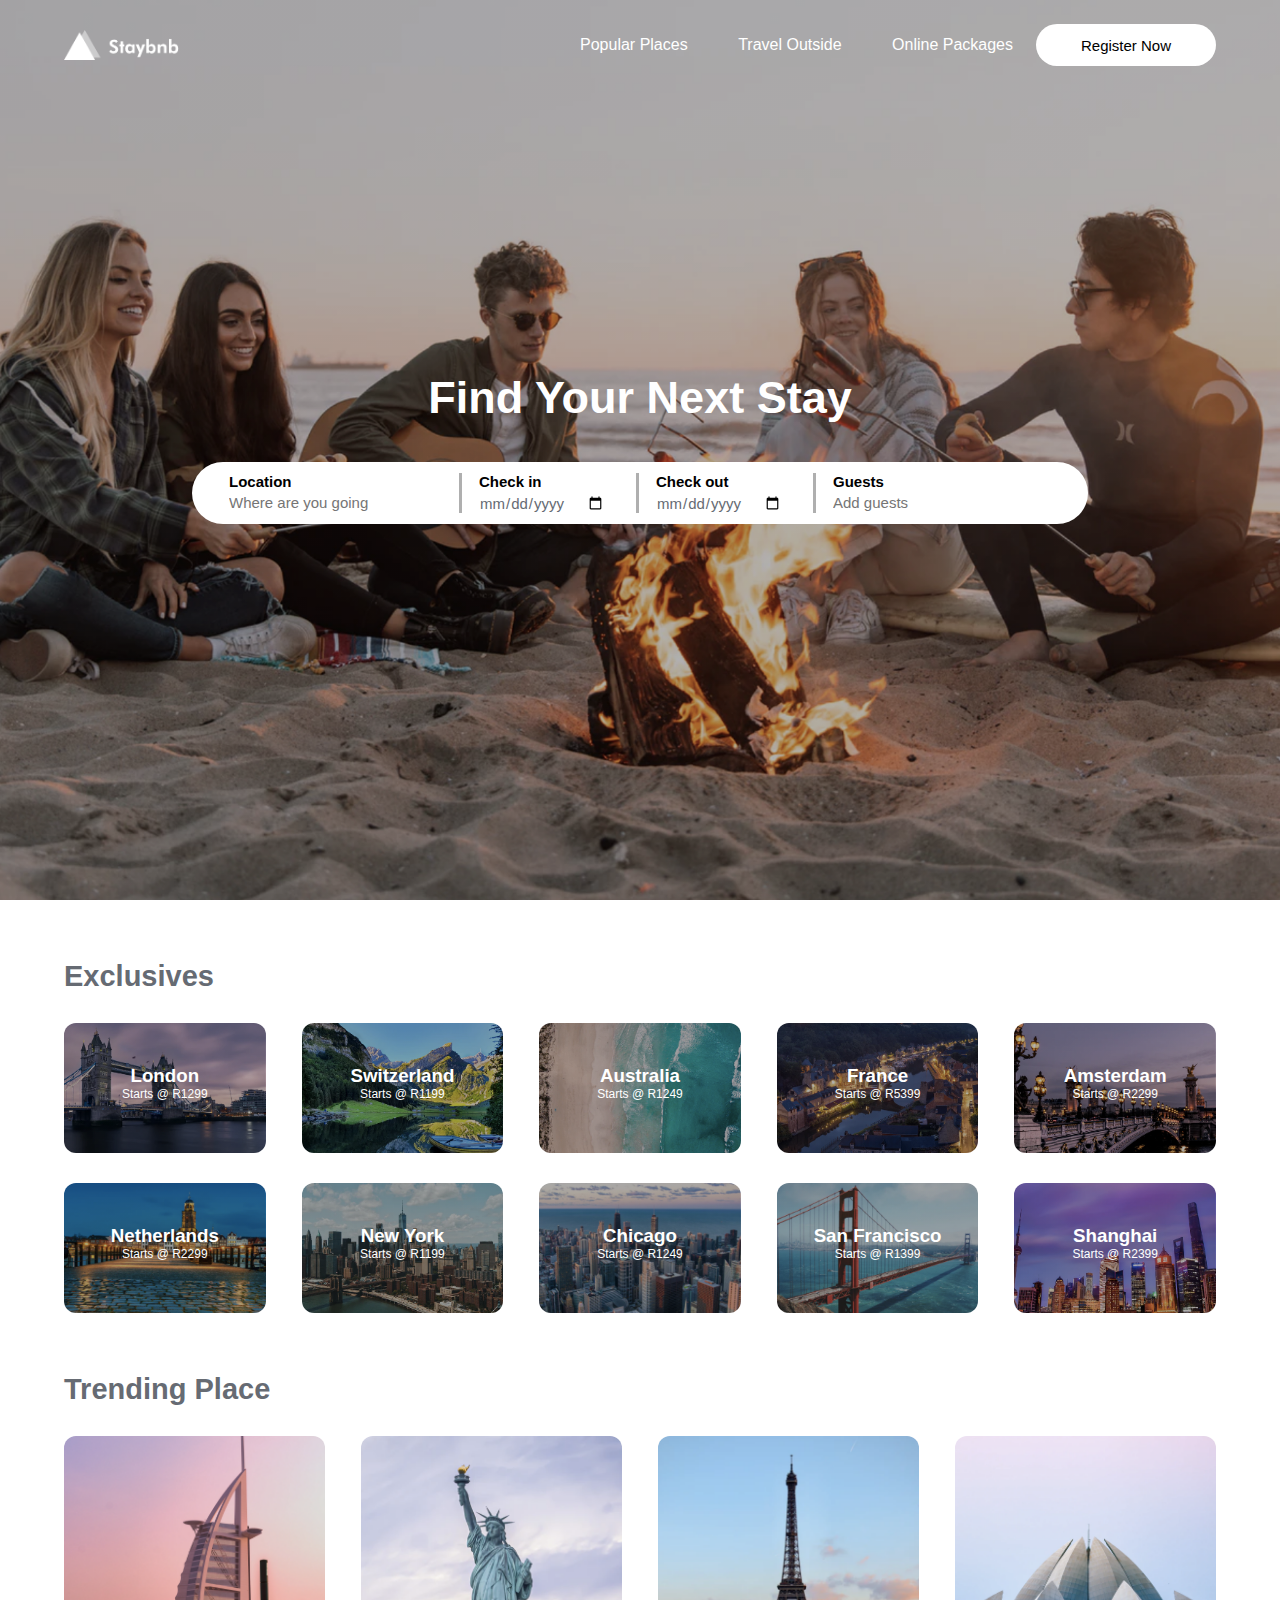
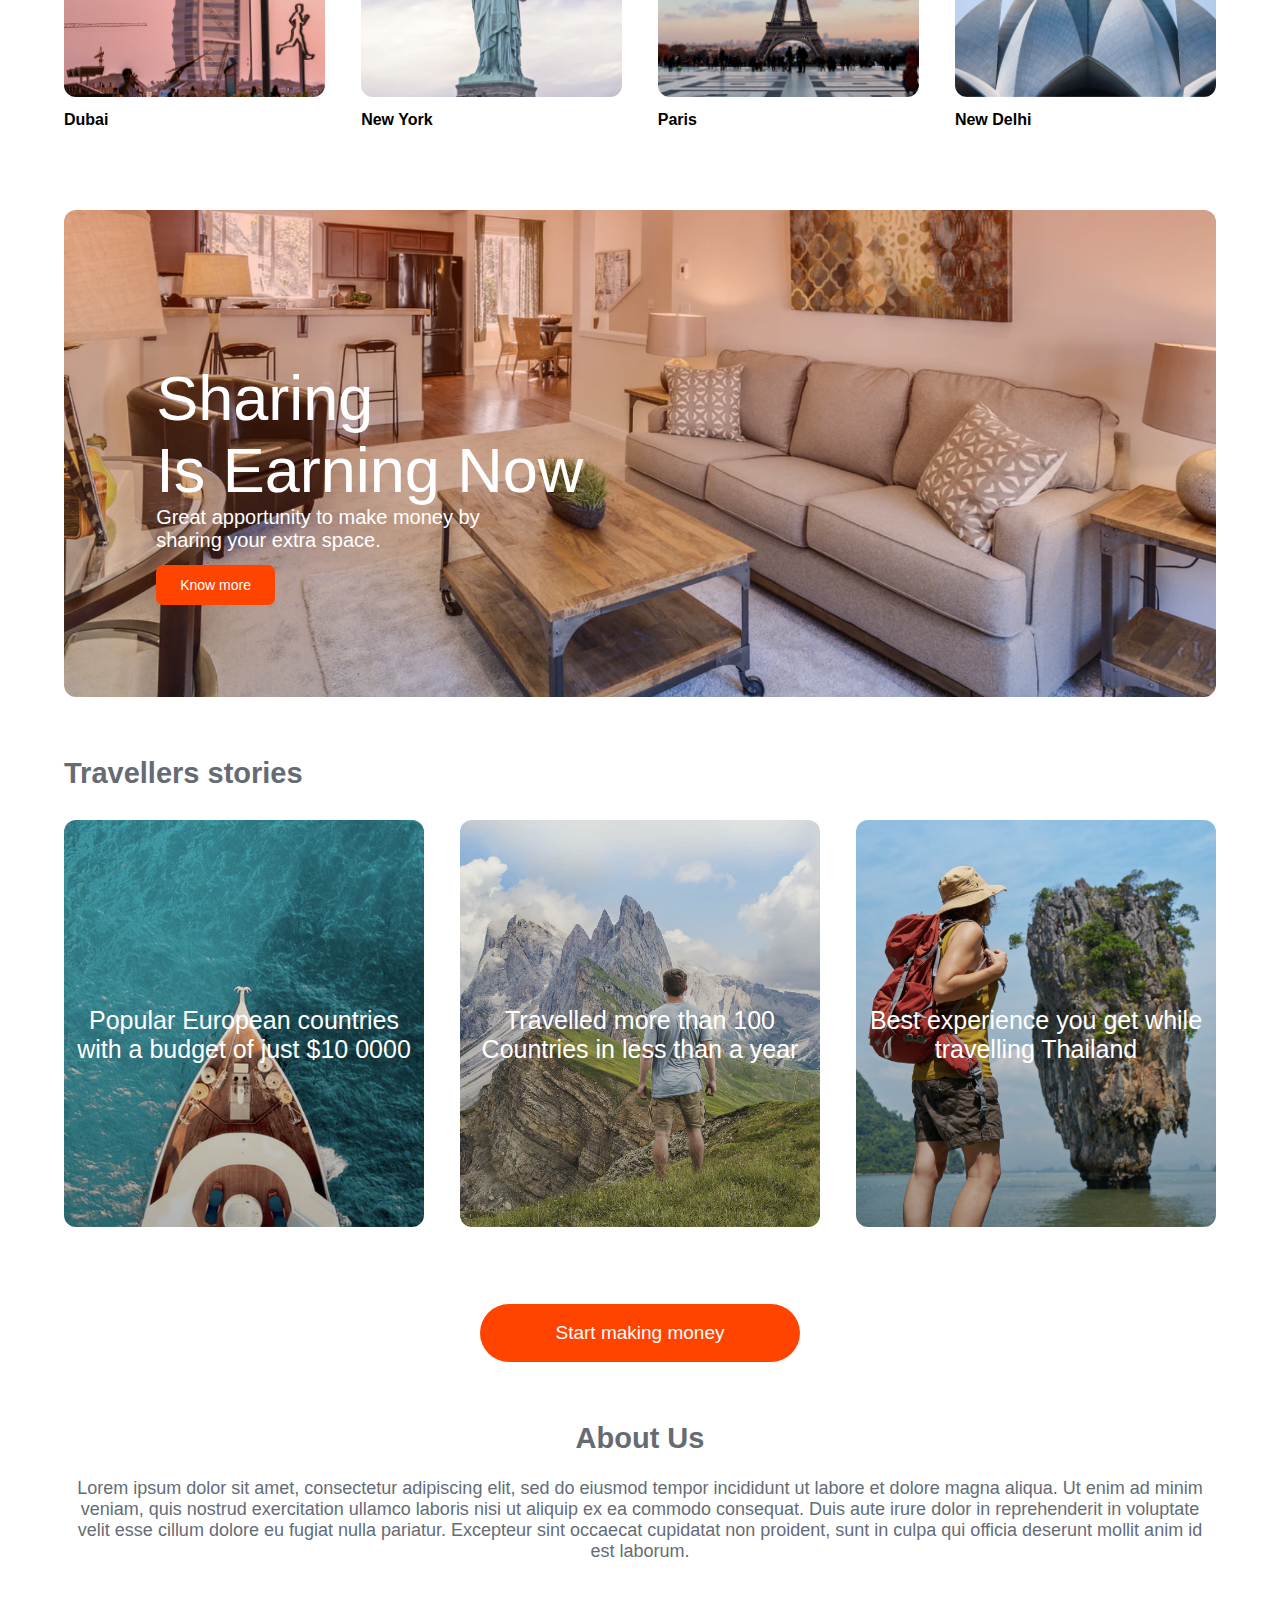
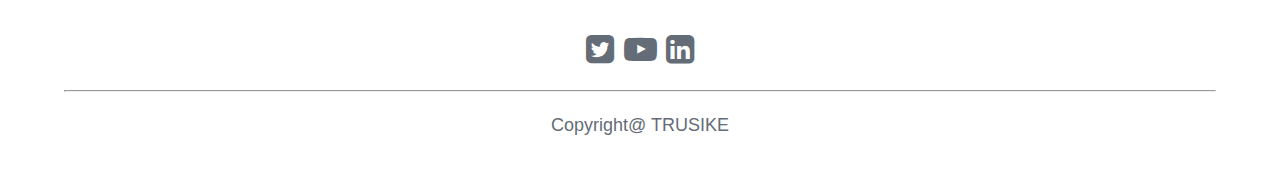
<file: index.html>
<!DOCTYPE html>
<html lang="en">
  <head>
    <meta charset="UTF-8" />
    <meta name="viewport" content="width=device-width, initial-scale=1.0" />
    <title>BNB</title>
    <link rel="stylesheet" href="https://cdnjs.cloudflare.com/ajax/libs/font-awesome/4.7.0/css/font-awesome.min.css">
    <link rel="stylesheet" href="style.css" />
  </head>
  <body>  
    
    <nav id = "navBar">
      <div class="main_menu">
        <div class="main_menu_menu">      
        <img src="images/logo.png" alt="" />
        <div class="mobile">
        <ul>
          <li><a href="index.html"> Popular Places</a>  </li>
          <li><a href="place.html">Travel Outside</a></li>
          <li><a href="travel.html">Online Packages</a></li>
        </ul>
        <button>Register Now</button>
        <i class="fa fa-bars" aria-hidden="true" onclick="menu_down()"></i>
     
       </div>
       </div>
       </div>
       </div>

       <div class="all_search">
        <h2 class="h1">Find Your Next Stay</h2>
        <div class="main_bottom">
          <div class="main_search">
            <div class="m_location">
              <h4>Location</h4>
              <input type="text" placeholder="Where are you going" />
            </div>
            <div class="m_check_in">
              <h4>Check in</h4>
              <input type="date" placeholder="Add Dates" />
            </div>
            <div class="m_check_out">
              <h4>Check out</h4>
              <input type="date" placeholder="Add Dates" />
            </div>
            <div class="m_guests">
              <h4>Guests</h4>
              <input type="number" placeholder="Add guests" />
            </div>
            <div class="m_search">
              <img src="images/search.png" alt="" />
            </div>
          </div>
        </div>
        
    </nav>
      


  
     <!-- ------------------- FIRST SECTION---------------- -->
     <div class="first">
      <div class="first_section">
        <h2>Exclusives</h2>
        <div class="exclusive_five">
          <div class="exclu_one">
            <div class="ex_text">
              <h3>London</h3>
              <p>Starts @ R1299</p>
            </div>
          </div>
          <div class="exclu_two">
            <div class="ex_text">
              <h3>Switzerland</h3>
              <p>Starts @ R1199</p>
            </div>
          </div>
          <div class="exclu_three">
            <div class="ex_text">
              <h3>Australia</h3>
              <p>Starts @ R1249</p>
            </div>
          </div>
          <div class="exclu_four">
            <div class="ex_text">
              <h3>France</h3>
              <p>Starts @ R5399</p>
            </div>
          </div>
          <div class="exclu_five">
            <div class="ex_text">
              <h3>Amsterdam</h3>
              <p>Starts @ R2299</p>
            </div>
          </div>
        </div>

        <div class="first_section">
          <div class="exclusive_five">
            <div class="exclu_six">
              <div class="ex_text">
                <h3>Netherlands</h3>
                <p>Starts @ R2299</p>
              </div>
            </div>
            <div class="exclu_seven">
              <div class="ex_text">
                <h3>New York</h3>
                <p>Starts @ R1199</p>
              </div>
            </div>
            <div class="exclu_eight">
              <div class="ex_text">
                <h3>Chicago</h3>
                <p>Starts @ R1249</p>
              </div>
            </div>
            <div class="exclu_nine">
              <div class="ex_text">
                <h3>San Francisco</h3>
                <p>Starts @ R1399</p>
              </div>
            </div>
            <div class="exclu_ten">
              <div class="ex_text">
                <h3>Shanghai</h3>
                <p>Starts @ R2399</p>
              </div>
            </div>
          </div>
         <!-- ------------------- TRENDING SECTION---------------- -->
          <div class="trending_place">
              <h2>Trending Place</h2>
              <div class="all_trending_place">
              <div class="trending_dubai">
                <img src="images/dubai.png" />
                <p>Dubai</p>
              </div>
              <div class="trending_dubai">
                <img src="images/new-york.png" />
                <p>New York</p>
              </div>
              <div class="trending_dubai">
                <img src="images/paris.png" />
                <p>Paris</p>
              </div>
              <div class="trending_dubai">
                <img src="images/new-delhi.png" />
                <p>New Delhi</p>
              </div>
            </div>

             <!-- ------------------- TRENDING SECTION---------------- -->

            <div class="sharing_place">
                <h2>Sharing <br>
                    Is Earning Now</h2>
                <p>Great apportunity to make money by<br> sharing your extra space.</p>
                <button>Know more</button>
                
              </div>

              <!-- ------------------- TRAVELLERS STORIES---------------- -->
               

              <div class="travellers_all">
              <div class="first_section">
                  <h2>Travellers stories</h2>
                     <div class="all_travellers">
                     <div class="travellers_one">
                      <div class="ex_text travellers_text">
                      <p>Popular European countries<br> with a budget of just $10 0000</p>
                      
                    </div>
                  </div>
                  <div class="travellers_two">
                    <div class="ex_text travellers_text">
                      <p>Travelled more than 100<br> Countries in less than a year</p>
                      
                    </div>
                  </div>
                  <div class="travellers_three">
                    <div class="ex_text travellers_text">
                      <p>Best experience you get while<br> travelling Thailand</p>
                    </div>
                  </div>
                </div>
                <button class="btn">Start making money</button>
            </div>

            <div class="about_us">
                <h2>About Us</h2>
                <p>Lorem ipsum dolor sit amet, consectetur adipiscing elit, sed do eiusmod tempor incididunt ut labore et dolore magna aliqua. Ut enim ad minim veniam, quis nostrud exercitation ullamco laboris nisi ut aliquip ex ea commodo consequat. Duis aute irure dolor in reprehenderit in voluptate velit esse cillum dolore eu fugiat nulla pariatur. Excepteur sint occaecat cupidatat non proident, sunt in culpa qui officia deserunt mollit anim id est laborum.</p>
                 <div class="social_icon">
                
                    <i class="fa fa-twitter-square" aria-hidden="true"></i>
                    <i class="fa fa-youtube-play" aria-hidden="true"></i>
                    <i class="fa fa-linkedin-square" aria-hidden="true"></i>
                 </div>
                 <hr>  
                 <p>Copyright@ TRUSIKE</p>

            </div>


         
      </div>
      <script>

        var navBar = document.querySelector("#navBar");
        function menu_down(){
          navBar.addEventListener("click", function (e) {
         navBar.classList.toggle("hidemenu")
          
        })
        }
      </script>

  </body>
</html>
</file>
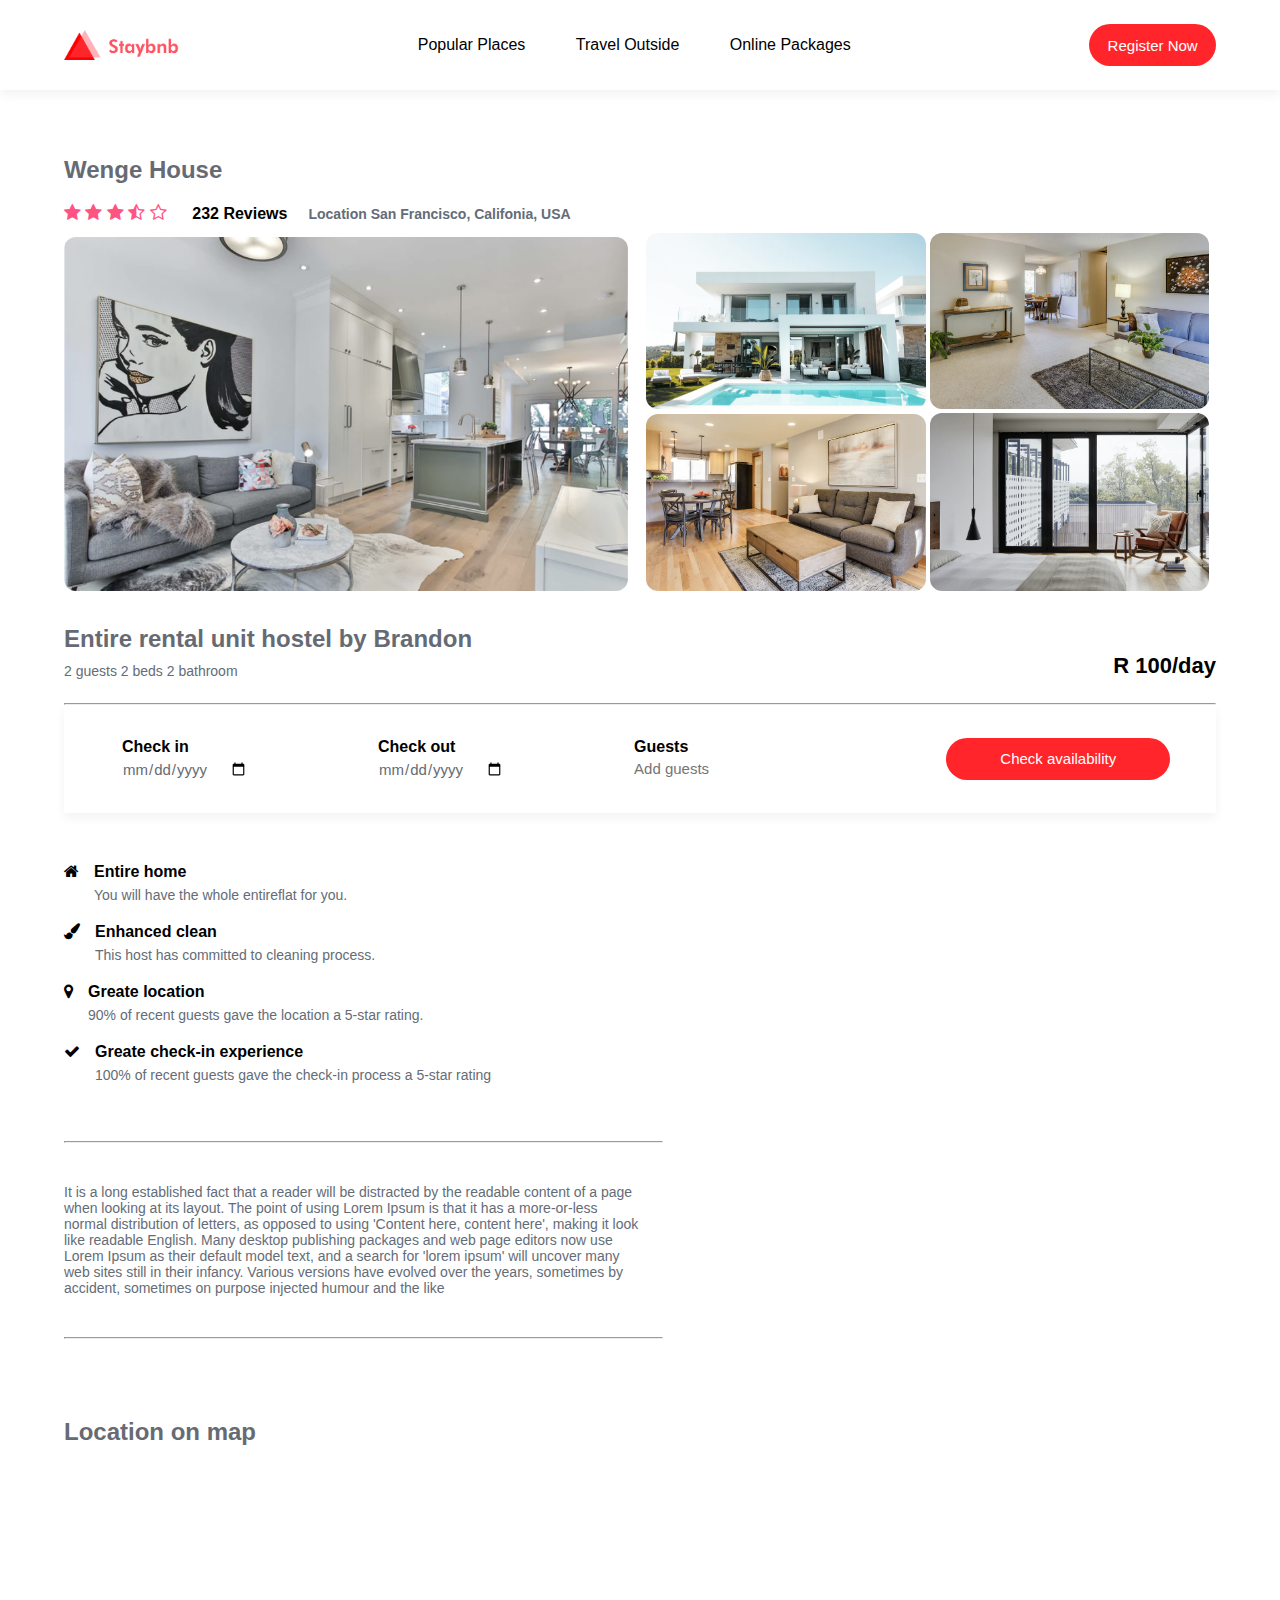
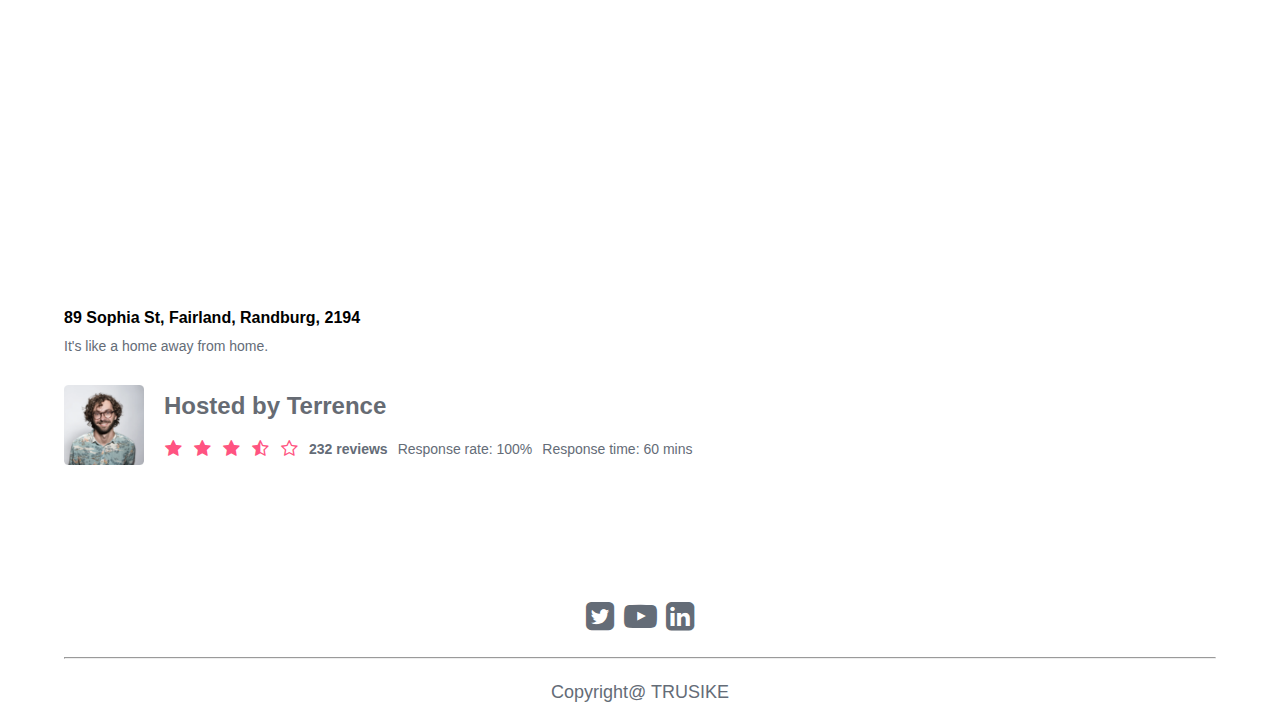
<file: place.html>
<!DOCTYPE html>
<html lang="en">
  <head>
    <meta charset="UTF-8" />
    <meta name="viewport" content="width=device-width, initial-scale=1.0" />
    <title>Popular Places</title>
    <link rel="stylesheet" href="https://cdnjs.cloudflare.com/ajax/libs/font-awesome/4.7.0/css/font-awesome.min.css">
    <link rel="stylesheet" href="style.css" />
  </head>
  <body>
    <div id = "navBar_white">
    <div>
      <div class="main_menu_second" >
        <img src="images/logo-red.png" alt="" />
        <ul>
          <li><a href="index.html"> Popular Places</a>  </li>
          <li><a href="place.html">Travel Outside</a></li>
          <li><a href="travel.html">Online Packages</a></li>
        </ul>
        <button>Register Now</button>
      
      </div>
    </div>
  </div>
    <div class="first_two_section">
      <div class="place_single">
        <h2>Wenge House</h2>
        <div class="title_place">
        <div class="row">
            <div>
            <i class="fa fa-star" aria-hidden="true"></i>
            <i class="fa fa-star" aria-hidden="true"></i>
            <i class="fa fa-star" aria-hidden="true"></i>
            <i class="fa fa-star-half-o" aria-hidden="true"></i>
            <i class="fa fa-star-o" aria-hidden="true"></i>
            <span>232 Reviews</span>
        </div>
<div>
            <p><b>Location San Francisco, Califonia, USA</b></p>
        </div>
    </div>
    </div>
        
        <div class="place_photos">
            <img src="images/house-1.png">
            <div class="all_place_pic">
            <div class="place_grid_one">
                <img src="images/house-4.png">
                <img src="images/house-3.png">
            </div>
            <div class="place_grid_one">
                <img src="images/house-2.png">
                <img src="images/house-5.png">
            </div>
        </div>
    </div>
    <div class="place_name">
      <div class="place_name_title">
        <h2>Entire rental unit hostel by Brandon</h2>
        <p>2 guests  2 beds  2 bathroom </p>
      </div>
      <div class="place_price">
        <p class="place_amount">R 100/day</p>
        
      </div>
    </div>
      <hr>
      <div class="place_booking_info">
        <div class="place_main_bottom">
          <div class="place_search">
            
            <div class="p_check_in">
              <h4>Check in</h4>
              <input type="date" placeholder="Add Dates" />
            </div>
            <div class="p_check_out">
              <h4>Check out</h4>
              <input type="date" placeholder="Add Dates" />
            </div>
            <div class="p_guests">
              <h4>Guests</h4>
              <input type="number" placeholder="Add guests" />
            </div>
            <div class="btn_btn">
              <button>Check availability </button>
      
            </div>
          </div>
          <div class="place_icon">
            <div class="p_icon">
           <div class="place_home">
            <i class="fa fa-home" aria-hidden="true"></i>
           </div>
           <div class="place_txt">
            <h4>Entire home</h4>
            <p>You will have the whole entireflat for you.</p>
           </div>
           </div>


            <div class="p_icon">
           <div class="place_home">
            <i class="fa fa-paint-brush" aria-hidden="true"></i>
           </div>
           <div class="place_txt">
            <h4>Enhanced clean</h4>
            <p>This host has committed to cleaning process.</p>
           </div>
            </div>

           <div class="p_icon">
           <div class="place_home">
            <i class="fa fa-map-marker" aria-hidden="true"></i>
           </div>
           <div class="place_txt">
            <h4>Greate location</h4>
            <p>90% of recent guests gave the location a 5-star rating.</p>
           </div>
            </div>
        

           <div class="p_icon">
           <div class="place_home">
            <i class="fa fa-check" aria-hidden="true"></i>
           </div>
           <div class="place_txt">
            <h4>Greate check-in experience</h4>
            <p>100% of recent guests gave the check-in process a 5-star rating</p>
           </div>
          
           </div>
           <br>
           <hr>
       
      
           <div class="place-content_text">
           <p> It is a long established fact that a reader will be distracted by the readable content of a page when looking at its layout. The point of using Lorem Ipsum is that it has a more-or-less normal distribution of letters, as opposed to using 'Content here, content here', making it look like readable English. Many desktop publishing packages and web page editors now use Lorem Ipsum as their default model text, and a search for 'lorem ipsum' will uncover many web sites still in their infancy. Various versions have evolved over the years, sometimes by accident, sometimes on purpose injected humour and the like
              </p>
           </div>
            <hr>

          </div>


            <div class="place_map">

           <h2>Location on map</h2>
           <div class="map">

            <iframe src="https://www.google.com/maps/embed?pb=!1m18!1m12!1m3!1d3241.1836067042614!2d27.934920475081164!3d-26.14378446151542!2m3!1f0!2f0!3f0!3m2!1i1024!2i768!4f13.1!3m3!1m2!1s0x1e950ab017d1d9c9%3A0x4bfa388fd9245d99!2s89%20Sophia%20St%2C%20Fairland%2C%20Randburg%2C%202194!5e1!3m2!1sen!2sza!4v1742655328954!5m2!1sen!2sza" width="100%" height="400" style="border:0;" allowfullscreen="" loading="lazy" referrerpolicy="no-referrer-when-downgrade"></iframe>
           </div>

           <div class="place_map_info">
            <div class="place_map_info_txt">
              <h4>89 Sophia St, Fairland, Randburg, 2194</h4>
              <p>It's like a home away from home.</p>
            </div>
           </div>
            </div>
          
        
           <div class="place_host">
            <div class="place_host_img">
              <img src="images/host.png">
            </div>
      
            <div class="place_host_al">
              <div class="host_name">
                <h2>Hosted by Terrence</h2>
              </div>
           
              <div class="host_review">
              <i class="fa fa-star" aria-hidden="true"></i>
              <i class="fa fa-star" aria-hidden="true"></i>
              <i class="fa fa-star" aria-hidden="true"></i>
              <i class="fa fa-star-half-o" aria-hidden="true"></i>
              <i class="fa fa-star-o" aria-hidden="true"></i>
           
             <span><b>232 reviews </b></span>
              <span> Response rate: 100%</span>     
            <span>Response time: 60 mins</span>
           
           </div>
             
           </div>
          </div>
        </div>
      </div>
             </div> 
      </div>
    
      </div>
    </div>

    <div class="about_us footer">
      <div class="social_icon">
        <i class="fa fa-twitter-square" aria-hidden="true"></i>
        <i class="fa fa-youtube-play" aria-hidden="true"></i>
        <i class="fa fa-linkedin-square" aria-hidden="true"></i>
      </div>
      <hr />
      <p>Copyright@ TRUSIKE</p>
    </div>
    <script>

      var navBar_white = document.querySelector("#navBar_white");
      navBar_white.addEventListener("click", function (e) {
        navBar_white.classList.toggle("hidemenu")
        
      })




    </script>
</body>
</html>
</file>
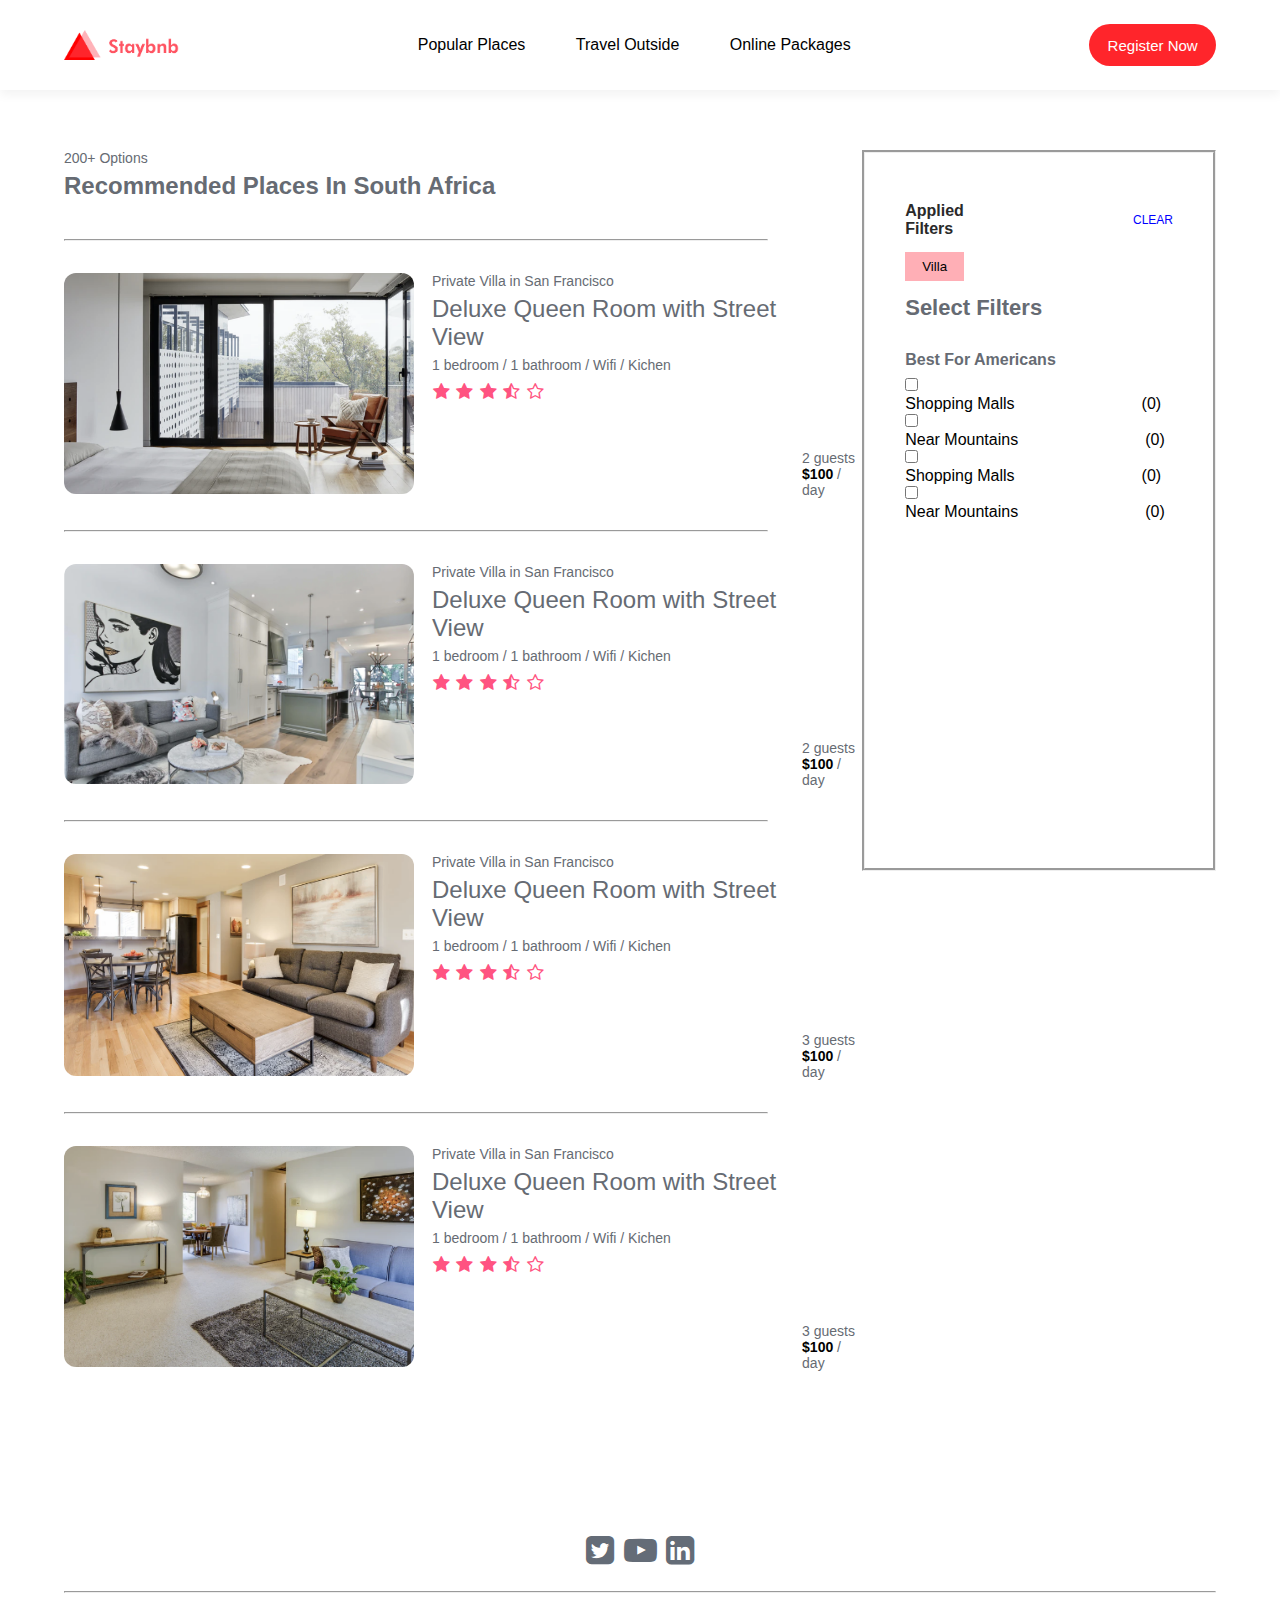
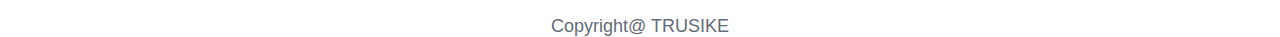
<file: travel.html>
<!DOCTYPE html>
<html lang="en">
  <head>
    <meta charset="UTF-8" />
    <meta name="viewport" content="width=device-width, initial-scale=1.0" />
    <title>Popular Places</title>
    <link
      rel="stylesheet"
      href="https://cdnjs.cloudflare.com/ajax/libs/font-awesome/4.7.0/css/font-awesome.min.css"
    />
    <link rel="stylesheet" href="style.css" />
  </head>
  <body>
    <div>
      <div class="main_menu_second">
        <img src="images/logo-red.png" alt="" />
        <ul>
          <li><a href="index.html"> Popular Places</a></li>
          <li><a href="place.html">Travel Outside</a></li>
          <li><a href="travel.html">Online Packages</a></li>
        </ul>
        <button>Register Now</button>
      </div>
    </div>
    <div class="first_two_section">
      <div class="p_left_side">
        <p>200+ Options</p>
        <h2>Recommended Places In South Africa</h2>
        <hr />
        <div class="p_all_left">
          <div class="p_left_side_info">
            <img src="images/image-s1.png" alt="" />
          </div>

          <div class="p_felt_details">
            <p>Private Villa in San Francisco</p>
            <h3>Deluxe Queen Room with Street View</h3>
            <p>1 bedroom / 1 bathroom / Wifi / Kichen</p>
            <i class="fa fa-star" aria-hidden="true"></i>
            <i class="fa fa-star" aria-hidden="true"></i>
            <i class="fa fa-star" aria-hidden="true"></i>
            <i class="fa fa-star-half-o" aria-hidden="true"></i>
            <i class="fa fa-star-o" aria-hidden="true"></i>
          </div>

          <div class="p_left_side_guest">
            <p>2 guests</p>
            <p><b>$100</b> / day</p>
          </div>
        </div>

        <hr />

        <div class="p_all_left">
          <div class="p_left_side_info">
            <img src="images/house-1.png" alt="" />
          </div>

          <div class="p_felt_details">
            <p>Private Villa in San Francisco</p>
            <h3>Deluxe Queen Room with Street View</h3>
            <p>1 bedroom / 1 bathroom / Wifi / Kichen</p>
            <i class="fa fa-star" aria-hidden="true"></i>
            <i class="fa fa-star" aria-hidden="true"></i>
            <i class="fa fa-star" aria-hidden="true"></i>
            <i class="fa fa-star-half-o" aria-hidden="true"></i>
            <i class="fa fa-star-o" aria-hidden="true"></i>
          </div>

          <div class="p_left_side_guest">
            <p>2 guests</p>
            <p><b>$100</b> / day</p>
          </div>
        </div>

        <hr />

        <div class="p_all_left">
          <div class="p_left_side_info">
            <img src="images/house-2.png" alt="" />
          </div>

          <div class="p_felt_details">
            <p>Private Villa in San Francisco</p>
            <h3>Deluxe Queen Room with Street View</h3>
            <p>1 bedroom / 1 bathroom / Wifi / Kichen</p>
            <i class="fa fa-star" aria-hidden="true"></i>
            <i class="fa fa-star" aria-hidden="true"></i>
            <i class="fa fa-star" aria-hidden="true"></i>
            <i class="fa fa-star-half-o" aria-hidden="true"></i>
            <i class="fa fa-star-o" aria-hidden="true"></i>
          </div>

          <div class="p_left_side_guest">
            <p>3 guests</p>
            <p><b>$100</b> / day</p>
          </div>
        </div>

        <hr />

        <div class="p_all_left">
          <div class="p_left_side_info">
            <img src="images/house-3.png" alt="" />
          </div>

          <div class="p_felt_details">
            <p>Private Villa in San Francisco</p>
            <h3>Deluxe Queen Room with Street View</h3>
            <p>1 bedroom / 1 bathroom / Wifi / Kichen</p>
            <i class="fa fa-star" aria-hidden="true"></i>
            <i class="fa fa-star" aria-hidden="true"></i>
            <i class="fa fa-star" aria-hidden="true"></i>
            <i class="fa fa-star-half-o" aria-hidden="true"></i>
            <i class="fa fa-star-o" aria-hidden="true"></i>
          </div>

          <div class="p_left_side_guest">
            <p>3 guests</p>
            <p><b>$100</b> / day</p>
          </div>
        </div>
      </div>
      <div class="p_right_side_border">
        <div class="p_right_side">
          <div class="p_right_side side">
            <div class="p_right_side_title">
              <h3><b>Applied Filters</b></h3>
              <p>CLEAR</p>
            </div>
            <div class="p_right_side_btn">
              <button>Villa</button>
            </div>
          </div>
          <h3 style="font-weight: 600; color: #666b73; font-size: 22px">
            Select Filters
          </h3>
          <p class="p_right_side_side">Best For Americans</p>
          <div class="p_right_side_checkbox">
            <input type="checkbox" />
            <label
              >Shopping Malls
              <div class="num">(0)</div></label
            ><br />
            <input type="checkbox" />
            <label
              >Near Mountains
              <div class="num">(0)</div></label
            ><br />
            <input type="checkbox" />
            <label
              >Shopping Malls
              <div class="num">(0)</div></label
            ><br />
            <input type="checkbox" />
            <label
              >Near Mountains
              <div class="num">(0)</div></label
            >
          </div>
        </div>
      </div>
    </div>

    <div class="about_us footer">
      <div class="social_icon">
        <i class="fa fa-twitter-square" aria-hidden="true"></i>
        <i class="fa fa-youtube-play" aria-hidden="true"></i>
        <i class="fa fa-linkedin-square" aria-hidden="true"></i>
      </div>
      <hr />
      <p>Copyright@ TRUSIKE</p>
    </div>
  </body>
</html>
</file>
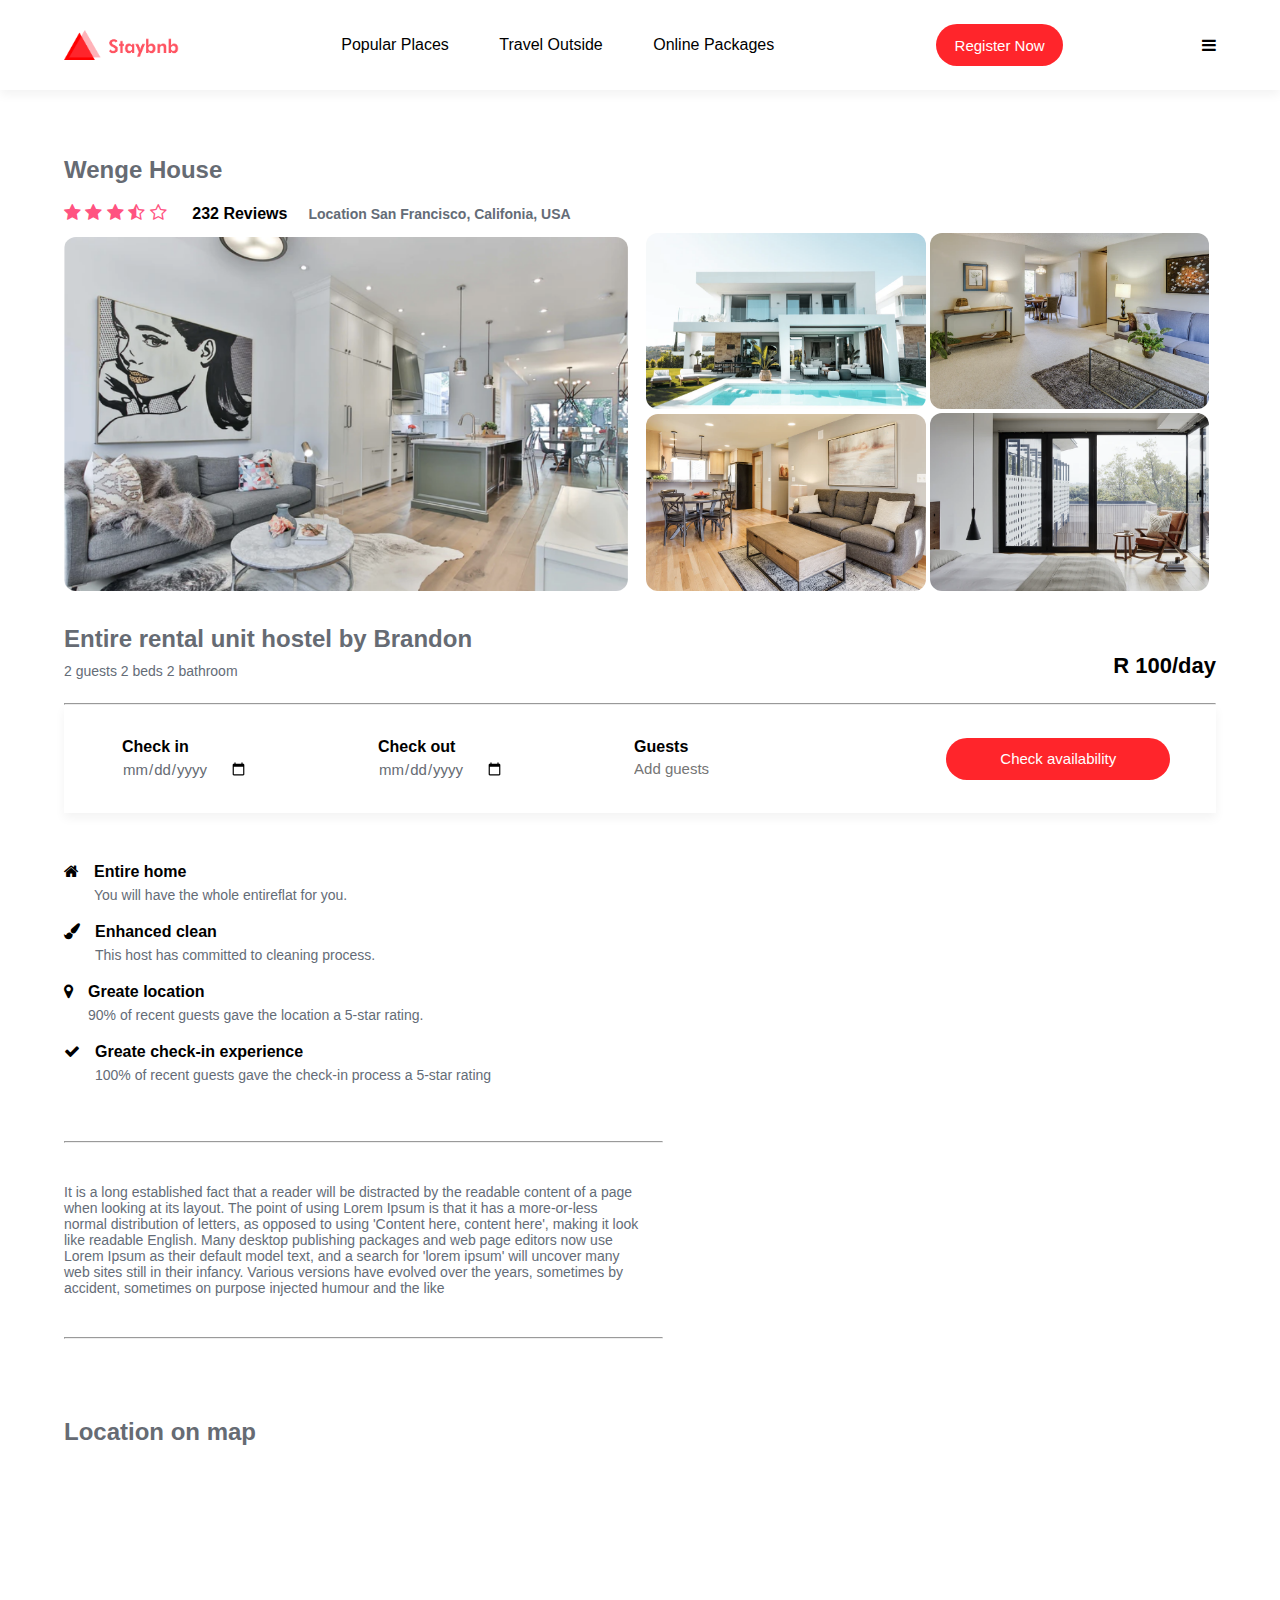
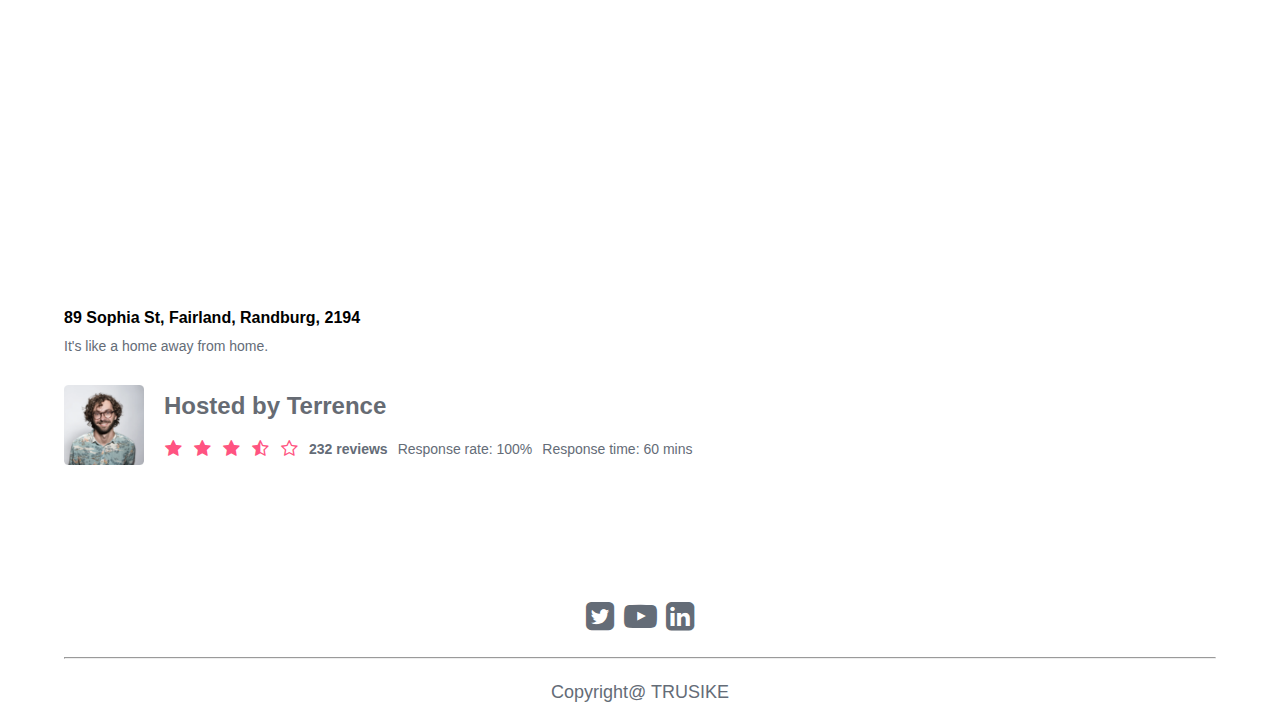
<file: .github/workflows/place.html>
<!DOCTYPE html>
<html lang="en">
  <head>
    <meta charset="UTF-8" />
    <meta name="viewport" content="width=device-width, initial-scale=1.0" />
    <title>Popular Places</title>
    <link rel="stylesheet" href="https://cdnjs.cloudflare.com/ajax/libs/font-awesome/4.7.0/css/font-awesome.min.css">
    <link rel="stylesheet" href="style.css" />
  </head>
  <body>
    <div id = "navBar_white">
    <div>
      <div class="main_menu_second" >
        <img src="images/logo-red.png" alt="" />
        <ul>
          <li><a href="index.html"> Popular Places</a>  </li>
          <li><a href="place.html">Travel Outside</a></li>
          <li><a href="travel.html">Online Packages</a></li>
        </ul>
        <button>Register Now</button>
        <i class="fa fa-bars" aria-hidden="true" onclick="menu_down()"></i>
      </div>
    </div>
  </div>
    <div class="first_two_section">
      <div class="place_single">
        <h2>Wenge House</h2>
        <div class="title_place">
        <div class="row">
            <div>
            <i class="fa fa-star" aria-hidden="true"></i>
            <i class="fa fa-star" aria-hidden="true"></i>
            <i class="fa fa-star" aria-hidden="true"></i>
            <i class="fa fa-star-half-o" aria-hidden="true"></i>
            <i class="fa fa-star-o" aria-hidden="true"></i>
            <span>232 Reviews</span>
        </div>
<div>
            <p><b>Location San Francisco, Califonia, USA</b></p>
        </div>
    </div>
    </div>
        
        <div class="place_photos">
            <img src="/images/house-1.png">
            <div class="all_place_pic">
            <div class="place_grid_one">
                <img src="/images/house-4.png">
                <img src="/images/house-3.png">
            </div>
            <div class="place_grid_one">
                <img src="/images/house-2.png">
                <img src="/images/house-5.png">
            </div>
        </div>
    </div>
    <div class="place_name">
      <div class="place_name_title">
        <h2>Entire rental unit hostel by Brandon</h2>
        <p>2 guests  2 beds  2 bathroom </p>
      </div>
      <div class="place_price">
        <p class="place_amount">R 100/day</p>
        
      </div>
    </div>
      <hr>
      <div class="place_booking_info">
        <div class="place_main_bottom">
          <div class="place_search">
            
            <div class="p_check_in">
              <h4>Check in</h4>
              <input type="date" placeholder="Add Dates" />
            </div>
            <div class="p_check_out">
              <h4>Check out</h4>
              <input type="date" placeholder="Add Dates" />
            </div>
            <div class="p_guests">
              <h4>Guests</h4>
              <input type="number" placeholder="Add guests" />
            </div>
            <div class="btn_btn">
              <button>Check availability </button>
      
            </div>
          </div>
          <div class="place_icon">
            <div class="p_icon">
           <div class="place_home">
            <i class="fa fa-home" aria-hidden="true"></i>
           </div>
           <div class="place_txt">
            <h4>Entire home</h4>
            <p>You will have the whole entireflat for you.</p>
           </div>
           </div>


            <div class="p_icon">
           <div class="place_home">
            <i class="fa fa-paint-brush" aria-hidden="true"></i>
           </div>
           <div class="place_txt">
            <h4>Enhanced clean</h4>
            <p>This host has committed to cleaning process.</p>
           </div>
            </div>

           <div class="p_icon">
           <div class="place_home">
            <i class="fa fa-map-marker" aria-hidden="true"></i>
           </div>
           <div class="place_txt">
            <h4>Greate location</h4>
            <p>90% of recent guests gave the location a 5-star rating.</p>
           </div>
            </div>
        

           <div class="p_icon">
           <div class="place_home">
            <i class="fa fa-check" aria-hidden="true"></i>
           </div>
           <div class="place_txt">
            <h4>Greate check-in experience</h4>
            <p>100% of recent guests gave the check-in process a 5-star rating</p>
           </div>
          
           </div>
           <br>
           <hr>
       
      
           <div class="place-content_text">
           <p> It is a long established fact that a reader will be distracted by the readable content of a page when looking at its layout. The point of using Lorem Ipsum is that it has a more-or-less normal distribution of letters, as opposed to using 'Content here, content here', making it look like readable English. Many desktop publishing packages and web page editors now use Lorem Ipsum as their default model text, and a search for 'lorem ipsum' will uncover many web sites still in their infancy. Various versions have evolved over the years, sometimes by accident, sometimes on purpose injected humour and the like
              </p>
           </div>
            <hr>

          </div>


            <div class="place_map">

           <h2>Location on map</h2>
           <div class="map">

            <iframe src="https://www.google.com/maps/embed?pb=!1m18!1m12!1m3!1d3241.1836067042614!2d27.934920475081164!3d-26.14378446151542!2m3!1f0!2f0!3f0!3m2!1i1024!2i768!4f13.1!3m3!1m2!1s0x1e950ab017d1d9c9%3A0x4bfa388fd9245d99!2s89%20Sophia%20St%2C%20Fairland%2C%20Randburg%2C%202194!5e1!3m2!1sen!2sza!4v1742655328954!5m2!1sen!2sza" width="100%" height="400" style="border:0;" allowfullscreen="" loading="lazy" referrerpolicy="no-referrer-when-downgrade"></iframe>
           </div>

           <div class="place_map_info">
            <div class="place_map_info_txt">
              <h4>89 Sophia St, Fairland, Randburg, 2194</h4>
              <p>It's like a home away from home.</p>
            </div>
           </div>
            </div>
          
        
           <div class="place_host">
            <div class="place_host_img">
              <img src="/images/host.png">
            </div>
      
            <div class="place_host_al">
              <div class="host_name">
                <h2>Hosted by Terrence</h2>
              </div>
           
              <div class="host_review">
              <i class="fa fa-star" aria-hidden="true"></i>
              <i class="fa fa-star" aria-hidden="true"></i>
              <i class="fa fa-star" aria-hidden="true"></i>
              <i class="fa fa-star-half-o" aria-hidden="true"></i>
              <i class="fa fa-star-o" aria-hidden="true"></i>
           
             <span><b>232 reviews </b></span>
              <span> Response rate: 100%</span>     
            <span>Response time: 60 mins</span>
           
           </div>
             
           </div>
          </div>
        </div>
      </div>
             </div> 
      </div>
    
      </div>
    </div>

    <div class="about_us footer">
      <div class="social_icon">
        <i class="fa fa-twitter-square" aria-hidden="true"></i>
        <i class="fa fa-youtube-play" aria-hidden="true"></i>
        <i class="fa fa-linkedin-square" aria-hidden="true"></i>
      </div>
      <hr />
      <p>Copyright@ TRUSIKE</p>
    </div>
    <script>

      var navBar_white = document.querySelector("#navBar_white");
      navBar_white.addEventListener("click", function (e) {
        navBar_white.classList.toggle("hidemenu")
        
      })




    </script>
</body>
</html>
</file>
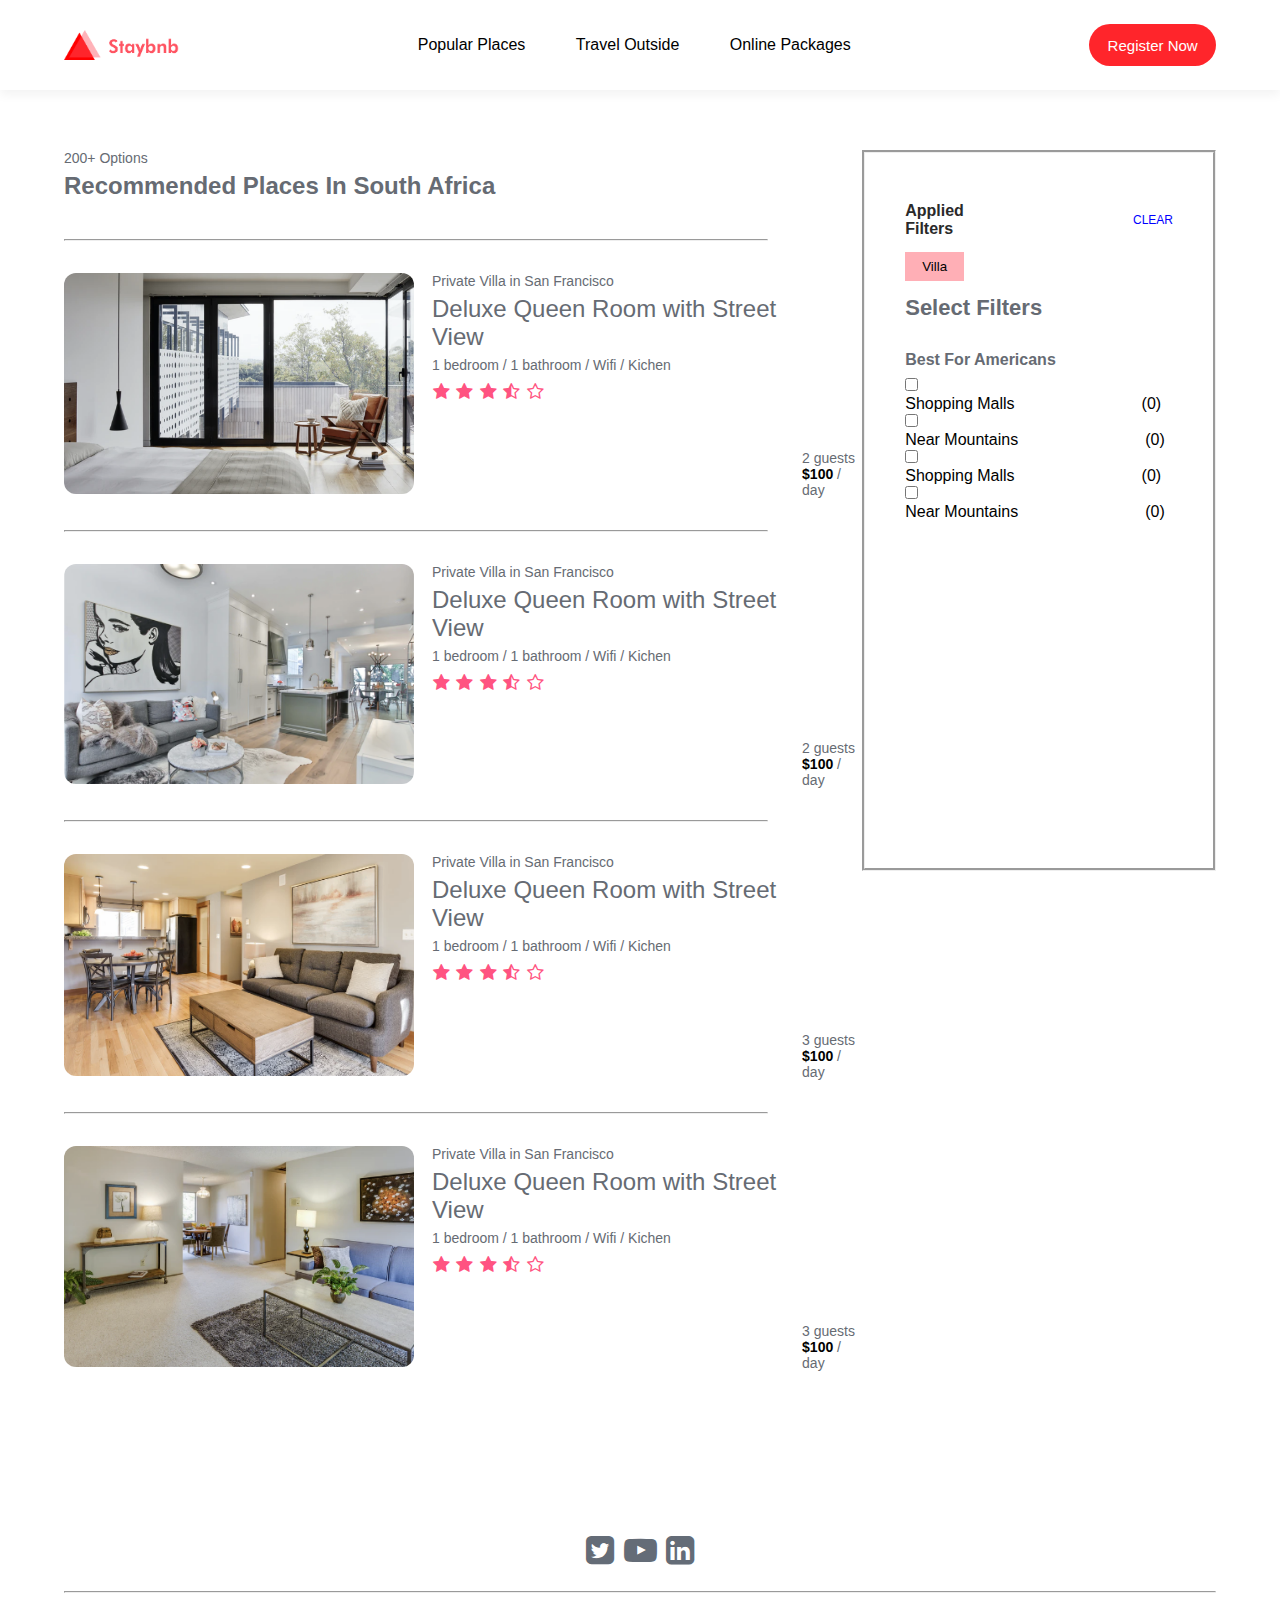
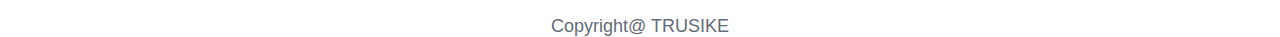
<file: .github/workflows/travel.html>
<!DOCTYPE html>
<html lang="en">
  <head>
    <meta charset="UTF-8" />
    <meta name="viewport" content="width=device-width, initial-scale=1.0" />
    <title>Popular Places</title>
    <link
      rel="stylesheet"
      href="https://cdnjs.cloudflare.com/ajax/libs/font-awesome/4.7.0/css/font-awesome.min.css"
    />
    <link rel="stylesheet" href="style.css" />
  </head>
  <body>
    <div>
      <div class="main_menu_second">
        <img src="images/logo-red.png" alt="" />
        <ul>
          <li><a href="index.html"> Popular Places</a></li>
          <li><a href="place.html">Travel Outside</a></li>
          <li><a href="travel.html">Online Packages</a></li>
        </ul>
        <button>Register Now</button>
      </div>
    </div>
    <div class="first_two_section">
      <div class="p_left_side">
        <p>200+ Options</p>
        <h2>Recommended Places In South Africa</h2>
        <hr />
        <div class="p_all_left">
          <div class="p_left_side_info">
            <img src="/images/image-s1.png" alt="" />
          </div>

          <div class="p_felt_details">
            <p>Private Villa in San Francisco</p>
            <h3>Deluxe Queen Room with Street View</h3>
            <p>1 bedroom / 1 bathroom / Wifi / Kichen</p>
            <i class="fa fa-star" aria-hidden="true"></i>
            <i class="fa fa-star" aria-hidden="true"></i>
            <i class="fa fa-star" aria-hidden="true"></i>
            <i class="fa fa-star-half-o" aria-hidden="true"></i>
            <i class="fa fa-star-o" aria-hidden="true"></i>
          </div>

          <div class="p_left_side_guest">
            <p>2 guests</p>
            <p><b>$100</b> / day</p>
          </div>
        </div>

        <hr />

        <div class="p_all_left">
          <div class="p_left_side_info">
            <img src="/images/house-1.png" alt="" />
          </div>

          <div class="p_felt_details">
            <p>Private Villa in San Francisco</p>
            <h3>Deluxe Queen Room with Street View</h3>
            <p>1 bedroom / 1 bathroom / Wifi / Kichen</p>
            <i class="fa fa-star" aria-hidden="true"></i>
            <i class="fa fa-star" aria-hidden="true"></i>
            <i class="fa fa-star" aria-hidden="true"></i>
            <i class="fa fa-star-half-o" aria-hidden="true"></i>
            <i class="fa fa-star-o" aria-hidden="true"></i>
          </div>

          <div class="p_left_side_guest">
            <p>2 guests</p>
            <p><b>$100</b> / day</p>
          </div>
        </div>

        <hr />

        <div class="p_all_left">
          <div class="p_left_side_info">
            <img src="/images/house-2.png" alt="" />
          </div>

          <div class="p_felt_details">
            <p>Private Villa in San Francisco</p>
            <h3>Deluxe Queen Room with Street View</h3>
            <p>1 bedroom / 1 bathroom / Wifi / Kichen</p>
            <i class="fa fa-star" aria-hidden="true"></i>
            <i class="fa fa-star" aria-hidden="true"></i>
            <i class="fa fa-star" aria-hidden="true"></i>
            <i class="fa fa-star-half-o" aria-hidden="true"></i>
            <i class="fa fa-star-o" aria-hidden="true"></i>
          </div>

          <div class="p_left_side_guest">
            <p>3 guests</p>
            <p><b>$100</b> / day</p>
          </div>
        </div>

        <hr />

        <div class="p_all_left">
          <div class="p_left_side_info">
            <img src="/images/house-3.png" alt="" />
          </div>

          <div class="p_felt_details">
            <p>Private Villa in San Francisco</p>
            <h3>Deluxe Queen Room with Street View</h3>
            <p>1 bedroom / 1 bathroom / Wifi / Kichen</p>
            <i class="fa fa-star" aria-hidden="true"></i>
            <i class="fa fa-star" aria-hidden="true"></i>
            <i class="fa fa-star" aria-hidden="true"></i>
            <i class="fa fa-star-half-o" aria-hidden="true"></i>
            <i class="fa fa-star-o" aria-hidden="true"></i>
          </div>

          <div class="p_left_side_guest">
            <p>3 guests</p>
            <p><b>$100</b> / day</p>
          </div>
        </div>
      </div>
      <div class="p_right_side_border">
        <div class="p_right_side">
          <div class="p_right_side side">
            <div class="p_right_side_title">
              <h3><b>Applied Filters</b></h3>
              <p>CLEAR</p>
            </div>
            <div class="p_right_side_btn">
              <button>Villa</button>
            </div>
          </div>
          <h3 style="font-weight: 600; color: #666b73; font-size: 22px">
            Select Filters
          </h3>
          <p class="p_right_side_side">Best For Americans</p>
          <div class="p_right_side_checkbox">
            <input type="checkbox" />
            <label
              >Shopping Malls
              <div class="num">(0)</div></label
            ><br />
            <input type="checkbox" />
            <label
              >Near Mountains
              <div class="num">(0)</div></label
            ><br />
            <input type="checkbox" />
            <label
              >Shopping Malls
              <div class="num">(0)</div></label
            ><br />
            <input type="checkbox" />
            <label
              >Near Mountains
              <div class="num">(0)</div></label
            >
          </div>
        </div>
      </div>
    </div>

    <div class="about_us footer">
      <div class="social_icon">
        <i class="fa fa-twitter-square" aria-hidden="true"></i>
        <i class="fa fa-youtube-play" aria-hidden="true"></i>
        <i class="fa fa-linkedin-square" aria-hidden="true"></i>
      </div>
      <hr />
      <p>Copyright@ TRUSIKE</p>
    </div>
  </body>
</html>
</file>
<file: style.css>
* {
  padding: 0px;
  margin: 0px;
  box-sizing: border-box;
  font-family: "poppins", sans-serif;
}

body {
  display: flex;
  flex-direction: column;
  min-height: 100vh;
  margin: 0;
}

nav {
  background-size: cover;
  background-repeat: no-repeat;
  background-position: center;
  width: 100%;
  background-image: linear-gradient(rgba(0, 0, 0, 0.3), rgba(0, 0, 0, 0.3)),
    url("images/banner.png");
  height: 100vh;
}

.main_menu {
  padding: 24px 5%;
}

.main_menu_menu {
  align-items: center;
  display: flex;
  justify-content: space-between;
}
.mobile {
  display: flex;
  align-items: center;
}

.main_menu img {
  width: 10%;
  cursor: pointer;
}

.main_menu button {
  width: 180px;
  height: 42px;
  border-radius: 22px;
  border: none;
  font-size: 15px;
  background-color: #fff;
  cursor: pointer;
  color: #000000;
}

.main_menu button:hover {
  color: #666b73;
}

.main_menu a {
  text-decoration: none;
  color: #fff;
}

.main_menu_second a {
  text-decoration: none;
  color: #000;
}

.main_menu ul li {
  text-decoration: none;
  color: #fff;
  display: inline;
  padding-inline: 23px;
  cursor: pointer;
  position: relative;
  padding-bottom: 5px;
}

.main_menu ul li::after {
  content: "";
  position: absolute;
  left: 0;
  bottom: 30px;
  width: 30%;
  height: 2px;
  background-color: #fff;
  transform: scaleX(0);
  transform-origin: left;
  transition: transform 0.3s ease-in-out;
}

.main_menu ul li:hover::after {
  transform: scaleX(1);
}

/* =================== SECOND_MENU ==============*/

.main_menu_second ul li:hover::after {
  transform: scaleX(1);
}

.main_bottom {
  padding: 0px 15%;
}

.all_search {
  padding-top: 22%;
}

.main_search {
  display: flex;
  gap: 31px;
  background-color: #fff;
  border-radius: 50px;
  padding: 11px 37px;
  justify-content: space-between;
}

.main_search h4 {
  font-size: 15px;
}

.main_search input {
  font-size: 15px;
  color: #666b73;
  font-weight: 400;
  margin-top: 4px;
  border: none;
  cursor: pointer;
}

input[type="text"]:focus {
  outline: none;
}
input[type="number"]:focus {
  outline: none;
}

.main_search input:hover {
  font-size: 15px;
  color: #000;
  border: white !important;
}

.m_search {
  background-color: #ff4500;
  border-radius: 100%;
  width: 4%;
  cursor: pointer;
}

.m_search img {
  width: 34%;
  margin-left: 35%;
  margin-top: 30%;
  overflow: hidden;
}

.m_check_in,
.m_check_out,
.m_guests {
  border-left-style: solid;
  border-left-color: #afafaf;
  border-left-width: initial;
  padding-left: 17px;
}

.h1 {
  color: #fff;
  text-align: center;
  font-size: 45px;
  font-weight: 600;
  padding-bottom: 3%;
}

/* =================== FIRST_BODY ==============*/

.first {
  padding: 60px 5%;
}

.footer {
  padding: 0px 5%;
}

.first_section h2 {
  color: #666b73;
  font-size: 29px;
}

.exclusive {
  display: flex;
  align-items: center;
  justify-content: space-between;
}

.exclusive_five,
.all_trending_place {
  display: flex;
  justify-content: space-between;
  align-items: center;
  padding-top: 30px;
  gap: 36px;
}

.exclu_one,
.exclu_two,
.exclu_three,
.exclu_four,
.exclu_five,
.exclu_six,
.exclu_seven,
.exclu_eight,
.exclu_nine,
.exclu_ten {
  background-size: cover;
  background-position: center;
  background-repeat: no-repeat;
  width: 25%;
  height: 130px;
  border-radius: 12px;
  position: relative;
  cursor: pointer;
}

.exclu_one {
  background-image: linear-gradient(rgba(0, 0, 0, 0.3), rgba(0, 0, 0, 0.3)),
    url("images/image-1.png");
  background-size: cover;
}

.exclu_two {
  background-image: linear-gradient(rgba(0, 0, 0, 0.3), rgba(0, 0, 0, 0.3)),
    url("images/image-2.png");
  background-size: cover;
}

.exclu_three {
  background-image: linear-gradient(rgba(0, 0, 0, 0.3), rgba(0, 0, 0, 0.3)),
    url("images/image-3.png");
  background-size: cover;
}

.exclu_four {
  background-image: linear-gradient(rgba(0, 0, 0, 0.3), rgba(0, 0, 0, 0.3)),
    url("images/image-4.png");
  background-size: cover;
}

.exclu_five {
  background-image: linear-gradient(rgba(0, 0, 0, 0.3), rgba(0, 0, 0, 0.3)),
    url("images/image-5.png");
  background-size: cover;
}

.exclu_six {
  background-image: linear-gradient(rgba(0, 0, 0, 0.3), rgba(0, 0, 0, 0.3)),
    url("images/image-6.png");
  background-size: cover;
}

.exclu_seven {
  background-image: linear-gradient(rgba(0, 0, 0, 0.3), rgba(0, 0, 0, 0.3)),
    url("images/image-7.png");
  background-size: cover;
}

.exclu_eight {
  background-image: linear-gradient(rgba(0, 0, 0, 0.3), rgba(0, 0, 0, 0.3)),
    url("images/image-8.png");
  background-size: cover;
}

.exclu_nine {
  background-image: linear-gradient(rgba(0, 0, 0, 0.3), rgba(0, 0, 0, 0.3)),
    url("images/image-9.png");
  background-size: cover;
}

.exclu_ten {
  background-image: linear-gradient(rgba(0, 0, 0, 0.3), rgba(0, 0, 0, 0.3)),
    url("images/image-10.png");
  background-size: cover;
}

.ex_text {
  position: absolute;
  color: #fff;
  bottom: 40%;
  left: 50%;
  transform: translateX(-50%);
  text-align: center;
  width: 100%;
}

.ex_text p {
  font-size: 12px;
}

/* =================== TRENDING_PLACES ==============*/

.trending_place h2 {
  margin-top: 60px;
}
.trending_dubai img {
  width: 100%;
  border-radius: 12px;
  cursor: pointer;
}

.trending_dubai p {
  font-weight: 600;
  padding-top: 10px;
}

.sharing_place button {
  background-color: hsl(16, 100%, 50%);
  color: #fff;
  padding: 12px 24px;
  font-size: 14px;
  border-radius: 7px;
  border: 0;
  margin-top: 13px;
  cursor: pointer;
}

.sharing_place {
  margin-top: 7%;
  background-image: linear-gradient(rgba(255, 67, 1, 0.25), rgba(0, 0, 0, 0)),
    url("images/banner-2.png");
  background-position: center;
  background-repeat: no-repeat;
  background-size: cover;
  padding: 8% 8%;
  border-radius: 12px;
}

.sharing_place h2 {
  color: #fff;
  font-size: 63px;
  font-weight: 500;
}

.sharing_place p {
  color: #fff;
  font-size: 20px;
}

/* =================== Travellers stories ==============*/

.all_travellers {
  display: flex;
  align-items: center;
  gap: 36px;
  padding-top: 30px;
}

.travellers_text p {
  font-size: 25px;
  overflow: hidden;
  padding: 0px 9px;
  font-weight: 500;
}

.travellers_one,
.travellers_two,
.travellers_three {
  background-size: cover;
  background-position: center;
  background-repeat: no-repeat;
  width: 100%;
  height: 407px;
  border-radius: 12px;
  position: relative;
}

.travellers_one {
  background-image: linear-gradient(rgba(0, 0, 0, 0), rgba(0, 0, 0, 0.3)),
    url("images/story-1.png");
  background-size: cover;
}

.travellers_two {
  background-image: linear-gradient(rgba(0, 0, 0, 0), rgba(0, 0, 0, 0.3)),
    url("images/story-2.png");
  background-size: cover;
}

.travellers_three {
  background-image: linear-gradient(rgba(0, 0, 0, 0), rgba(0, 0, 0, 0.3)),
    url("images/story-3.png");
  background-size: cover;
}

.first_section .btn {
  display: block;
  margin: 20px auto;
  background-color: hsl(16, 100%, 50%);
  color: #fff;
  padding: 18px 76px;
  font-size: 19px;
  border: 0;
  margin-top: 77px;
  cursor: pointer;
  border-radius: 29px;
}

.about_us {
  text-align: center;
  font-size: 18px;
  color: #646c77;
}

.about_us p {
  padding-top: 2%;
  padding-bottom: 0%;
}

.social_icon {
  padding-top: 6%;
  font-size: 33px;
  padding-bottom: 21px;
  color: #646c77;
}

/* =================== SECOND_MENU ==============*/

.main_menu_second {
  padding: 24px 5%;
  display: flex;
  align-items: center;
  justify-content: space-between;
  box-shadow: 0 5px 10px rgba(0, 0, 0, 0.05);
}
.main_menu_second img {
  width: 10%;
  cursor: pointer;
}

.main_menu_second button {
  width: 11%;
  height: 42px;
  border-radius: 22px;
  border: none;
  font-size: 15px;
  background-color: #ff252b;
  cursor: pointer;
  color: #fff;
}

.main_menu_second button:hover {
  color: #666b73;
}

.main_menu_second ul li {
  text-decoration: none;
  color: #000;
  display: inline;
  padding-inline: 23px;
  cursor: pointer;
  position: relative;
  padding-bottom: 5px;
}

.main_menu_second ul li::after {
  content: "";
  position: absolute;
  left: 0;
  bottom: 30px;
  width: 30%;
  height: 2px;
  background-color: #666b73;
  transform: scaleX(0);
  transform-origin: left;
  transition: transform 0.3s ease-in-out;
}

.main_menu ul li:hover::after {
  transform: scaleX(1); /* Show the underline on hover */
}

.first_two_section {
  display: flex;
  padding: 60px 5%;
}
.p_left_side {
  flex-basis: 73%;
}

.p_left_right {
  flex-basis: 40%;
}

.p_all_left {
  display: flex;
}

.p_left_side_info img {
  width: 350px;
  border-radius: 12px;
}

.p_left_side_guest {
  display: flex;
  flex-direction: column;
  align-self: flex-end;
}

.p_felt_details {
  padding-left: 18px;
}

.p_all_left {
  display: flex;
  padding: 32px 0px;
}

.p_left_side p {
  font-weight: 500;
  font-size: 14px;
  color: #666b73;
}

.p_left_side h2 {
  padding-top: 6px;
  padding-bottom: 39px;
  color: #666b73;
}

.p_felt_details h3 {
  padding: 6px 0px;
  font-size: 24px;
  font-weight: 500;
  color: #666b73;
}

.p_left_side_guest b {
  color: #000;
}

.p_left_side hr {
  margin-right: 94px;
}

/*=========================== RIGHT_SIDE================================ */

.p_right_side_title {
  display: flex;
  align-items: center;
  justify-content: space-between;
  gap: 131px;
}

.p_right_side_border {
  border: solid;
  padding: 49px 40px;
  border: #666b73;
  border: groove;
  height: 721px !important;
}

.p_right_side_title p {
  font-size: 12px;
  color: blue;
}

.p_right_side_title h3 {
  font-size: 16px;
  color: #2a2a2a;
}

.p_right_side_btn button {
  background-color: #ffafb6;
  border: 0;
  padding: 7px 17px;
  margin: 14px 0px;
}

.p_right_side_btn h3 {
  font-weight: 600;
  color: #2a2a2a;
}

label {
  display: inline-flex;
  gap: 127px;
}

.p_right_side_side {
  padding-top: 30px;
  padding-bottom: 8px;
  font-weight: 700;
  color: #666b73;
}

.p_felt_details i {
  color: #ff5381;
  font-size: 18px;
  margin: 10px 1px;
}

/*================================= SINGLE_PAGE ==========================*/

.place-content_text {
  display: inline-flex;
  padding: 21px 0px;
}

.place_single p {
  font-weight: 500;
  font-size: 14px;
  color: #646c77;
  flex-basis: 50%;
}

.place_single h2 {
  padding-top: 6px;
  padding-bottom: 10px;
  color: #666b73;
}

.title_place,
.row {
  display: flex;
  align-items: center;
  flex-wrap: wrap;
  padding: 5px 0px;
}

.row div span {
  padding: 21px;
  font-weight: 600;
}

.row i {
  color: #ff5381;
  font-size: 18px;
}

.place_photos {
  display: flex;
  align-items: center;
  gap: 18px;
}

.place_photos img {
  width: 49%;
  border-radius: 12px;
}

.place_name {
  display: flex;
  align-items: center;
  justify-content: space-between;
  padding: 24px 0px;
}

.place_amount {
  font-weight: bold !important;
  font-size: 22px !important;
  color: #000 !important;
}

.place_price {
  display: flex;
  flex-direction: column;
  align-self: end;
}

.place_search {
  display: flex;
  gap: 31px;
  background-color: #fff;
  padding: 33px 41px;
  justify-content: space-between;
  box-shadow: 0 5px 10px rgba(0, 0, 0, 0.05);
}

.place_search input {
  font-size: 15px;
  color: #666b73;
  font-weight: 400;
  margin-top: 4px;
  border: none;
  cursor: pointer;
}

.p_check_in,
.p_check_out,
.p_guests {
  border-left-color: #afafaf;
  border-left-width: initial;
  padding-left: 17px;
}

.place_search button {
  width: 11%;
  height: 42px;
  border-radius: 22px;
  border: none;
  font-size: 15px;
  background-color: #ff252b;
  cursor: pointer;
  color: #fff;
}

.p_icon {
  display: flex;
}

.place_txt {
  padding-left: 15px;
}

.place_txt p {
  padding-top: 6px;
}

.place_icon {
  padding: 50px 0px;
  display: flex;
  flex-direction: column;
  gap: 20px;
}

.place_main_bottom hr {
  margin-right: 48%;
}

.place_map h2 {
  padding: 29px 0px;
}

.place_map_info_txt {
  line-height: 28px;
}

.place_map_info {
  padding: 25px 0px;
}

.host_review p {
  font-weight: 500;
  font-size: 14px;
  color: #666b73;
}
.place_host {
  display: flex;
  align-items: center;
  gap: 20px;
}

.place_host_img img {
  width: 80px;
  height: auto;
}

.place_host_al {
  display: flex;
  flex-direction: column;
}

.host_review {
  display: flex;
  align-items: center;
  gap: 10px;
  flex-wrap: wrap;
}

.host_review i {
  color: #ff5381;
  font-size: 18px;
  margin: 10px 1px;
}

.host_review {
  color: #646c77;
  font-size: 14px;
}

.place_search button {
  margin-right: 113px;
  width: 98%;

  border-radius: 22px;
  border: none;
  font-size: 15px;
  background-color: #ff252b;
  cursor: pointer;
  color: #fff;
}

nav .fa-bars {
  display: none;
}

/*================================= MOBILE_HOME_PAGE ==========================*/

@media (max-width: 700px) {
  nav {
    position: fixed;
    top: 0;
    z-index: 100;
    display: inline;
    width: 100;
    padding: 100px 7% 0;
    background: #000;
    text-align: right;
    max-height: 100px;
    overflow: hidden;
    transition: max-height 0.5s;
  }

  .main_bottom {
    margin-top: 19px;
  }

  .mobile {
    display: flex;
    flex-direction: column;
    margin-top: -20px;
    margin-left: auto;
  }

  nav .fa-bars {
    color: #fff;
    display: block;
    position: fixed;
    top: 4%;
    right: 7%;
    font-size: 28px;
  }
  .main_menu img {
    position: fixed;
    top: 22px;
    display: block;
    width: 37%;
    cursor: pointer;
  }

  .main_menu button {
    width: 147px;
    height: 31px;
    border-radius: 22px;
    border: none;
    font-size: 14px;
    background-color: #fff;
    cursor: pointer;
    color: #000000;
    margin-top: 16px;
  }
  .main_menu_menu {
    align-items: flex-start;
  }

  .main_menu ul {
    display: flex;
    flex-direction: column;
    text-align: right;
    font-size: 15px;
    line-height: 26px;
  }

  .main_search {
    display: flex;
    flex-direction: column;
    gap: 31px;
    background-color: #fff;
    border-radius: 6px;
    padding: 19px 15px;
  }

  .m_check_in,
  .m_check_out,
  .m_guests {
    display: block;
  }

  .m_search {
    margin: auto;
    background-color: #ff4500;
    border-radius: 100%;
    width: 18%;
    cursor: pointer;
  }
  .h1 {
    font-size: 30px;
  }

  .exclusive_five,
  .all_trending_place {
    display: flex;
    flex-direction: column;
  }

  .exclu_one,
  .exclu_two,
  .exclu_three,
  .exclu_four,
  .exclu_five,
  .exclu_six,
  .exclu_seven,
  .exclu_eight,
  .exclu_nine,
  .exclu_ten {
    background-size: cover;
    background-position: center;
    background-repeat: no-repeat;
    width: 100%;
  }

  .sharing_place h2 {
    color: #fff;
    font-size: 37px;
  }

  .sharing_place p {
    color: #fff;
    font-size: 14px;
  }

  .all_travellers {
    flex-direction: column;
  }

  .m_search img {
    width: 39%;
    margin-left: 32%;
    margin-top: 31%;
    margin-bottom: 22%;
    overflow: hidden;
  }

  .hidemenu {
    max-height: 300px;
  }
}

/*================================= MOBILE_RES_PLACE_PAGE ==========================*/

@media (max-width: 900px) {
  .first_two_section {
    display: flex;
    flex-direction: column;
    padding: 60px 5%;
  }

  .place_photos img {
    width: 73%;
    border-radius: 5px;
  }

  .row {
    padding: 8px 0px;
  }
  .place_amount {
    font-size: 10px;
  }

  .place_single p {
    flex-basis: 100%;
  }
  .place_main_bottom hr {
    margin-right: 0;
  }

  .place_search {
    display: flex;
    flex-direction: column;
  }
  .host_review {
    color: #646c77;
    font-size: 14px;
  }
  .place_name_title {
    font-size: 13px;
  }
  .place_name {
    display: flex;
    flex-direction: column;
  }
  .place_single p {
    font-size: 12px;
  }
  .row div span {
    font-size: 12px;
  }
  .place_photos {
    gap: 10px;
  }
}

/*================================= MOBILE_RES_TRAVEL_PAGE ==========================*/
@media (max-width: 900px) {
  .p_all_left {
    display: flex;
    flex-direction: column;
  }

  .p_left_side_info img {
    width: 100%;
  }
}
</file>
<file: .github/workflows/style.css>
* {
  padding: 0px;
  margin: 0px;
  box-sizing: border-box;
  font-family: "poppins", sans-serif;
}

body {
  display: flex;
  flex-direction: column;
  min-height: 100vh;
  margin: 0;
}

nav {
  background-size: cover;
  background-repeat: no-repeat;
  background-position: center;
  width: 100%;
  background-image: linear-gradient(rgba(0, 0, 0, 0.3), rgba(0, 0, 0, 0.3)),
    url("images/banner.png");
  height: 100vh;
}

.main_menu {
  padding: 24px 5%;
}

.main_menu_menu {
  align-items: center;
  display: flex;
  justify-content: space-between;
}
.mobile {
  display: flex;
  align-items: center;
}

.main_menu img {
  width: 10%;
  cursor: pointer;
}

.main_menu button {
  width: 180px;
  height: 42px;
  border-radius: 22px;
  border: none;
  font-size: 15px;
  background-color: #fff;
  cursor: pointer;
  color: #000000;
}

.main_menu button:hover {
  color: #666b73;
}

.main_menu a {
  text-decoration: none;
  color: #fff;
}

.main_menu_second a {
  text-decoration: none;
  color: #000;
}

.main_menu ul li {
  text-decoration: none;
  color: #fff;
  display: inline;
  padding-inline: 23px;
  cursor: pointer;
  position: relative;
  padding-bottom: 5px;
}

.main_menu ul li::after {
  content: "";
  position: absolute;
  left: 0;
  bottom: 30px;
  width: 30%;
  height: 2px;
  background-color: #fff;
  transform: scaleX(0);
  transform-origin: left;
  transition: transform 0.3s ease-in-out;
}

.main_menu ul li:hover::after {
  transform: scaleX(1);
}

/* =================== SECOND_MENU ==============*/

.main_menu_second ul li:hover::after {
  transform: scaleX(1);
}

.main_bottom {
  padding: 0px 15%;
}

.all_search {
  padding-top: 22%;
}

.main_search {
  display: flex;
  gap: 31px;
  background-color: #fff;
  border-radius: 50px;
  padding: 11px 37px;
  justify-content: space-between;
}

.main_search h4 {
  font-size: 15px;
}

.main_search input {
  font-size: 15px;
  color: #666b73;
  font-weight: 400;
  margin-top: 4px;
  border: none;
  cursor: pointer;
}

input[type="text"]:focus {
  outline: none;
}
input[type="number"]:focus {
  outline: none;
}

.main_search input:hover {
  font-size: 15px;
  color: #000;
  border: white !important;
}

.m_search {
  background-color: #ff4500;
  border-radius: 100%;
  width: 4%;
  cursor: pointer;
}

.m_search img {
  width: 34%;
  margin-left: 35%;
  margin-top: 30%;
  overflow: hidden;
}

.m_check_in,
.m_check_out,
.m_guests {
  border-left-style: solid;
  border-left-color: #afafaf;
  border-left-width: initial;
  padding-left: 17px;
}

.h1 {
  color: #fff;
  text-align: center;
  font-size: 45px;
  font-weight: 600;
  padding-bottom: 3%;
}

/* =================== FIRST_BODY ==============*/

.first {
  padding: 60px 5%;
}

.footer {
  padding: 0px 5%;
}

.first_section h2 {
  color: #666b73;
  font-size: 29px;
}

.exclusive {
  display: flex;
  align-items: center;
  justify-content: space-between;
}

.exclusive_five,
.all_trending_place {
  display: flex;
  justify-content: space-between;
  align-items: center;
  padding-top: 30px;
  gap: 36px;
}

.exclu_one,
.exclu_two,
.exclu_three,
.exclu_four,
.exclu_five,
.exclu_six,
.exclu_seven,
.exclu_eight,
.exclu_nine,
.exclu_ten {
  background-size: cover;
  background-position: center;
  background-repeat: no-repeat;
  width: 25%;
  height: 130px;
  border-radius: 12px;
  position: relative;
  cursor: pointer;
}

.exclu_one {
  background-image: linear-gradient(rgba(0, 0, 0, 0.3), rgba(0, 0, 0, 0.3)),
    url("images/image-1.png");
  background-size: cover;
}

.exclu_two {
  background-image: linear-gradient(rgba(0, 0, 0, 0.3), rgba(0, 0, 0, 0.3)),
    url("images/image-2.png");
  background-size: cover;
}

.exclu_three {
  background-image: linear-gradient(rgba(0, 0, 0, 0.3), rgba(0, 0, 0, 0.3)),
    url("images/image-3.png");
  background-size: cover;
}

.exclu_four {
  background-image: linear-gradient(rgba(0, 0, 0, 0.3), rgba(0, 0, 0, 0.3)),
    url("images/image-4.png");
  background-size: cover;
}

.exclu_five {
  background-image: linear-gradient(rgba(0, 0, 0, 0.3), rgba(0, 0, 0, 0.3)),
    url("images/image-5.png");
  background-size: cover;
}

.exclu_six {
  background-image: linear-gradient(rgba(0, 0, 0, 0.3), rgba(0, 0, 0, 0.3)),
    url("images/image-6.png");
  background-size: cover;
}

.exclu_seven {
  background-image: linear-gradient(rgba(0, 0, 0, 0.3), rgba(0, 0, 0, 0.3)),
    url("images/image-7.png");
  background-size: cover;
}

.exclu_eight {
  background-image: linear-gradient(rgba(0, 0, 0, 0.3), rgba(0, 0, 0, 0.3)),
    url("images/image-8.png");
  background-size: cover;
}

.exclu_nine {
  background-image: linear-gradient(rgba(0, 0, 0, 0.3), rgba(0, 0, 0, 0.3)),
    url("images/image-9.png");
  background-size: cover;
}

.exclu_ten {
  background-image: linear-gradient(rgba(0, 0, 0, 0.3), rgba(0, 0, 0, 0.3)),
    url("images/image-10.png");
  background-size: cover;
}

.ex_text {
  position: absolute;
  color: #fff;
  bottom: 40%;
  left: 50%;
  transform: translateX(-50%);
  text-align: center;
  width: 100%;
}

.ex_text p {
  font-size: 12px;
}

/* =================== TRENDING_PLACES ==============*/

.trending_place h2 {
  margin-top: 60px;
}
.trending_dubai img {
  width: 100%;
  border-radius: 12px;
  cursor: pointer;
}

.trending_dubai p {
  font-weight: 600;
  padding-top: 10px;
}

.sharing_place button {
  background-color: hsl(16, 100%, 50%);
  color: #fff;
  padding: 12px 24px;
  font-size: 14px;
  border-radius: 7px;
  border: 0;
  margin-top: 13px;
  cursor: pointer;
}

.sharing_place {
  margin-top: 7%;
  background-image: linear-gradient(rgba(255, 67, 1, 0.25), rgba(0, 0, 0, 0)),
    url("/images/banner-2.png");
  background-position: center;
  background-repeat: no-repeat;
  background-size: cover;
  padding: 8% 8%;
  border-radius: 12px;
}

.sharing_place h2 {
  color: #fff;
  font-size: 63px;
  font-weight: 500;
}

.sharing_place p {
  color: #fff;
  font-size: 20px;
}

/* =================== Travellers stories ==============*/

.all_travellers {
  display: flex;
  align-items: center;
  gap: 36px;
  padding-top: 30px;
}

.travellers_text p {
  font-size: 25px;
  overflow: hidden;
  padding: 0px 9px;
  font-weight: 500;
}

.travellers_one,
.travellers_two,
.travellers_three {
  background-size: cover;
  background-position: center;
  background-repeat: no-repeat;
  width: 100%;
  height: 407px;
  border-radius: 12px;
  position: relative;
}

.travellers_one {
  background-image: linear-gradient(rgba(0, 0, 0, 0), rgba(0, 0, 0, 0.3)),
    url("images/story-1.png");
  background-size: cover;
}

.travellers_two {
  background-image: linear-gradient(rgba(0, 0, 0, 0), rgba(0, 0, 0, 0.3)),
    url("images/story-2.png");
  background-size: cover;
}

.travellers_three {
  background-image: linear-gradient(rgba(0, 0, 0, 0), rgba(0, 0, 0, 0.3)),
    url("images/story-3.png");
  background-size: cover;
}

.first_section .btn {
  display: block;
  margin: 20px auto;
  background-color: hsl(16, 100%, 50%);
  color: #fff;
  padding: 18px 76px;
  font-size: 19px;
  border: 0;
  margin-top: 77px;
  cursor: pointer;
  border-radius: 29px;
}

.about_us {
  text-align: center;
  font-size: 18px;
  color: #646c77;
}

.about_us p {
  padding-top: 2%;
  padding-bottom: 0%;
}

.social_icon {
  padding-top: 6%;
  font-size: 33px;
  padding-bottom: 21px;
  color: #646c77;
}

/* =================== SECOND_MENU ==============*/

.main_menu_second {
  padding: 24px 5%;
  display: flex;
  align-items: center;
  justify-content: space-between;
  box-shadow: 0 5px 10px rgba(0, 0, 0, 0.05);
}
.main_menu_second img {
  width: 10%;
  cursor: pointer;
}

.main_menu_second button {
  width: 11%;
  height: 42px;
  border-radius: 22px;
  border: none;
  font-size: 15px;
  background-color: #ff252b;
  cursor: pointer;
  color: #fff;
}

.main_menu_second button:hover {
  color: #666b73;
}

.main_menu_second ul li {
  text-decoration: none;
  color: #000;
  display: inline;
  padding-inline: 23px;
  cursor: pointer;
  position: relative;
  padding-bottom: 5px;
}

.main_menu_second ul li::after {
  content: "";
  position: absolute;
  left: 0;
  bottom: 30px;
  width: 30%;
  height: 2px;
  background-color: #666b73;
  transform: scaleX(0);
  transform-origin: left;
  transition: transform 0.3s ease-in-out;
}

.main_menu ul li:hover::after {
  transform: scaleX(1); /* Show the underline on hover */
}

.first_two_section {
  display: flex;
  padding: 60px 5%;
}
.p_left_side {
  flex-basis: 73%;
}

.p_left_right {
  flex-basis: 40%;
}

.p_all_left {
  display: flex;
}

.p_left_side_info img {
  width: 350px;
  border-radius: 12px;
}

.p_left_side_guest {
  display: flex;
  flex-direction: column;
  align-self: flex-end;
}

.p_felt_details {
  padding-left: 18px;
}

.p_all_left {
  display: flex;
  padding: 32px 0px;
}

.p_left_side p {
  font-weight: 500;
  font-size: 14px;
  color: #666b73;
}

.p_left_side h2 {
  padding-top: 6px;
  padding-bottom: 39px;
  color: #666b73;
}

.p_felt_details h3 {
  padding: 6px 0px;
  font-size: 24px;
  font-weight: 500;
  color: #666b73;
}

.p_left_side_guest b {
  color: #000;
}

.p_left_side hr {
  margin-right: 94px;
}

/*=========================== RIGHT_SIDE================================ */

.p_right_side_title {
  display: flex;
  align-items: center;
  justify-content: space-between;
  gap: 131px;
}

.p_right_side_border {
  border: solid;
  padding: 49px 40px;
  border: #666b73;
  border: groove;
  height: 721px !important;
}

.p_right_side_title p {
  font-size: 12px;
  color: blue;
}

.p_right_side_title h3 {
  font-size: 16px;
  color: #2a2a2a;
}

.p_right_side_btn button {
  background-color: #ffafb6;
  border: 0;
  padding: 7px 17px;
  margin: 14px 0px;
}

.p_right_side_btn h3 {
  font-weight: 600;
  color: #2a2a2a;
}

label {
  display: inline-flex;
  gap: 127px;
}

.p_right_side_side {
  padding-top: 30px;
  padding-bottom: 8px;
  font-weight: 700;
  color: #666b73;
}

.p_felt_details i {
  color: #ff5381;
  font-size: 18px;
  margin: 10px 1px;
}

/*================================= SINGLE_PAGE ==========================*/

.place-content_text {
  display: inline-flex;
  padding: 21px 0px;
}

.place_single p {
  font-weight: 500;
  font-size: 14px;
  color: #646c77;
  flex-basis: 50%;
}

.place_single h2 {
  padding-top: 6px;
  padding-bottom: 10px;
  color: #666b73;
}

.title_place,
.row {
  display: flex;
  align-items: center;
  flex-wrap: wrap;
  padding: 5px 0px;
}

.row div span {
  padding: 21px;
  font-weight: 600;
}

.row i {
  color: #ff5381;
  font-size: 18px;
}

.place_photos {
  display: flex;
  align-items: center;
  gap: 18px;
}

.place_photos img {
  width: 49%;
  border-radius: 12px;
}

.place_name {
  display: flex;
  align-items: center;
  justify-content: space-between;
  padding: 24px 0px;
}

.place_amount {
  font-weight: bold !important;
  font-size: 22px !important;
  color: #000 !important;
}

.place_price {
  display: flex;
  flex-direction: column;
  align-self: end;
}

.place_search {
  display: flex;
  gap: 31px;
  background-color: #fff;
  padding: 33px 41px;
  justify-content: space-between;
  box-shadow: 0 5px 10px rgba(0, 0, 0, 0.05);
}

.place_search input {
  font-size: 15px;
  color: #666b73;
  font-weight: 400;
  margin-top: 4px;
  border: none;
  cursor: pointer;
}

.p_check_in,
.p_check_out,
.p_guests {
  border-left-color: #afafaf;
  border-left-width: initial;
  padding-left: 17px;
}

.place_search button {
  width: 11%;
  height: 42px;
  border-radius: 22px;
  border: none;
  font-size: 15px;
  background-color: #ff252b;
  cursor: pointer;
  color: #fff;
}

.p_icon {
  display: flex;
}

.place_txt {
  padding-left: 15px;
}

.place_txt p {
  padding-top: 6px;
}

.place_icon {
  padding: 50px 0px;
  display: flex;
  flex-direction: column;
  gap: 20px;
}

.place_main_bottom hr {
  margin-right: 48%;
}

.place_map h2 {
  padding: 29px 0px;
}

.place_map_info_txt {
  line-height: 28px;
}

.place_map_info {
  padding: 25px 0px;
}

.host_review p {
  font-weight: 500;
  font-size: 14px;
  color: #666b73;
}
.place_host {
  display: flex;
  align-items: center;
  gap: 20px;
}

.place_host_img img {
  width: 80px;
  height: auto;
}

.place_host_al {
  display: flex;
  flex-direction: column;
}

.host_review {
  display: flex;
  align-items: center;
  gap: 10px;
  flex-wrap: wrap;
}

.host_review i {
  color: #ff5381;
  font-size: 18px;
  margin: 10px 1px;
}

.host_review {
  color: #646c77;
  font-size: 14px;
}

.place_search button {
  margin-right: 113px;
  width: 98%;

  border-radius: 22px;
  border: none;
  font-size: 15px;
  background-color: #ff252b;
  cursor: pointer;
  color: #fff;
}

nav .fa-bars {
  display: none;
}

/*================================= MOBILE_HOME_PAGE ==========================*/

@media (max-width: 700px) {
  nav {
    position: fixed;
    top: 0;
    z-index: 100;
    display: inline;
    width: 100;
    padding: 100px 7% 0;
    background: #000;
    text-align: right;
    max-height: 100px;
    overflow: hidden;
    transition: max-height 0.5s;
  }

  .main_bottom {
    margin-top: 19px;
  }

  .mobile {
    display: flex;
    flex-direction: column;
    margin-top: -20px;
    margin-left: auto;
  }

  nav .fa-bars {
    color: #fff;
    display: block;
    position: fixed;
    top: 4%;
    right: 7%;
    font-size: 28px;
  }
  .main_menu img {
    position: fixed;
    top: 22px;
    display: block;
    width: 37%;
    cursor: pointer;
  }

  .main_menu button {
    width: 147px;
    height: 31px;
    border-radius: 22px;
    border: none;
    font-size: 14px;
    background-color: #fff;
    cursor: pointer;
    color: #000000;
    margin-top: 16px;
  }
  .main_menu_menu {
    align-items: flex-start;
  }

  .main_menu ul {
    display: flex;
    flex-direction: column;
    text-align: right;
    font-size: 15px;
    line-height: 26px;
  }

  .main_search {
    display: flex;
    flex-direction: column;
    gap: 31px;
    background-color: #fff;
    border-radius: 6px;
    padding: 19px 15px;
  }

  .m_check_in,
  .m_check_out,
  .m_guests {
    display: block;
  }

  .m_search {
    margin: auto;
    background-color: #ff4500;
    border-radius: 100%;
    width: 18%;
    cursor: pointer;
  }
  .h1 {
    font-size: 30px;
  }

  .exclusive_five,
  .all_trending_place {
    display: flex;
    flex-direction: column;
  }

  .exclu_one,
  .exclu_two,
  .exclu_three,
  .exclu_four,
  .exclu_five,
  .exclu_six,
  .exclu_seven,
  .exclu_eight,
  .exclu_nine,
  .exclu_ten {
    background-size: cover;
    background-position: center;
    background-repeat: no-repeat;
    width: 100%;
  }

  .sharing_place h2 {
    color: #fff;
    font-size: 37px;
  }

  .sharing_place p {
    color: #fff;
    font-size: 14px;
  }

  .all_travellers {
    flex-direction: column;
  }

  .m_search img {
    width: 39%;
    margin-left: 32%;
    margin-top: 31%;
    margin-bottom: 22%;
    overflow: hidden;
  }

  .hidemenu {
    max-height: 300px;
  }
}

/*================================= MOBILE_RES_PLACE_PAGE ==========================*/

@media (max-width: 900px) {
  .first_two_section {
    display: flex;
    flex-direction: column;
    padding: 60px 5%;
  }

  .place_photos img {
    width: 73%;
    border-radius: 5px;
  }

  .row {
    padding: 8px 0px;
  }
  .place_amount {
    font-size: 10px;
  }

  .place_single p {
    flex-basis: 100%;
  }
  .place_main_bottom hr {
    margin-right: 0;
  }

  .place_search {
    display: flex;
    flex-direction: column;
  }
  .host_review {
    color: #646c77;
    font-size: 14px;
  }
  .place_name_title {
    font-size: 13px;
  }
  .place_name {
    display: flex;
    flex-direction: column;
  }
  .place_single p {
    font-size: 12px;
  }
  .row div span {
    font-size: 12px;
  }
  .place_photos {
    gap: 10px;
  }
}

/*================================= MOBILE_RES_TRAVEL_PAGE ==========================*/
@media (max-width: 900px) {
  .p_all_left {
    display: flex;
    flex-direction: column;
  }

  .p_left_side_info img {
    width: 100%;
  }
}
</file>
